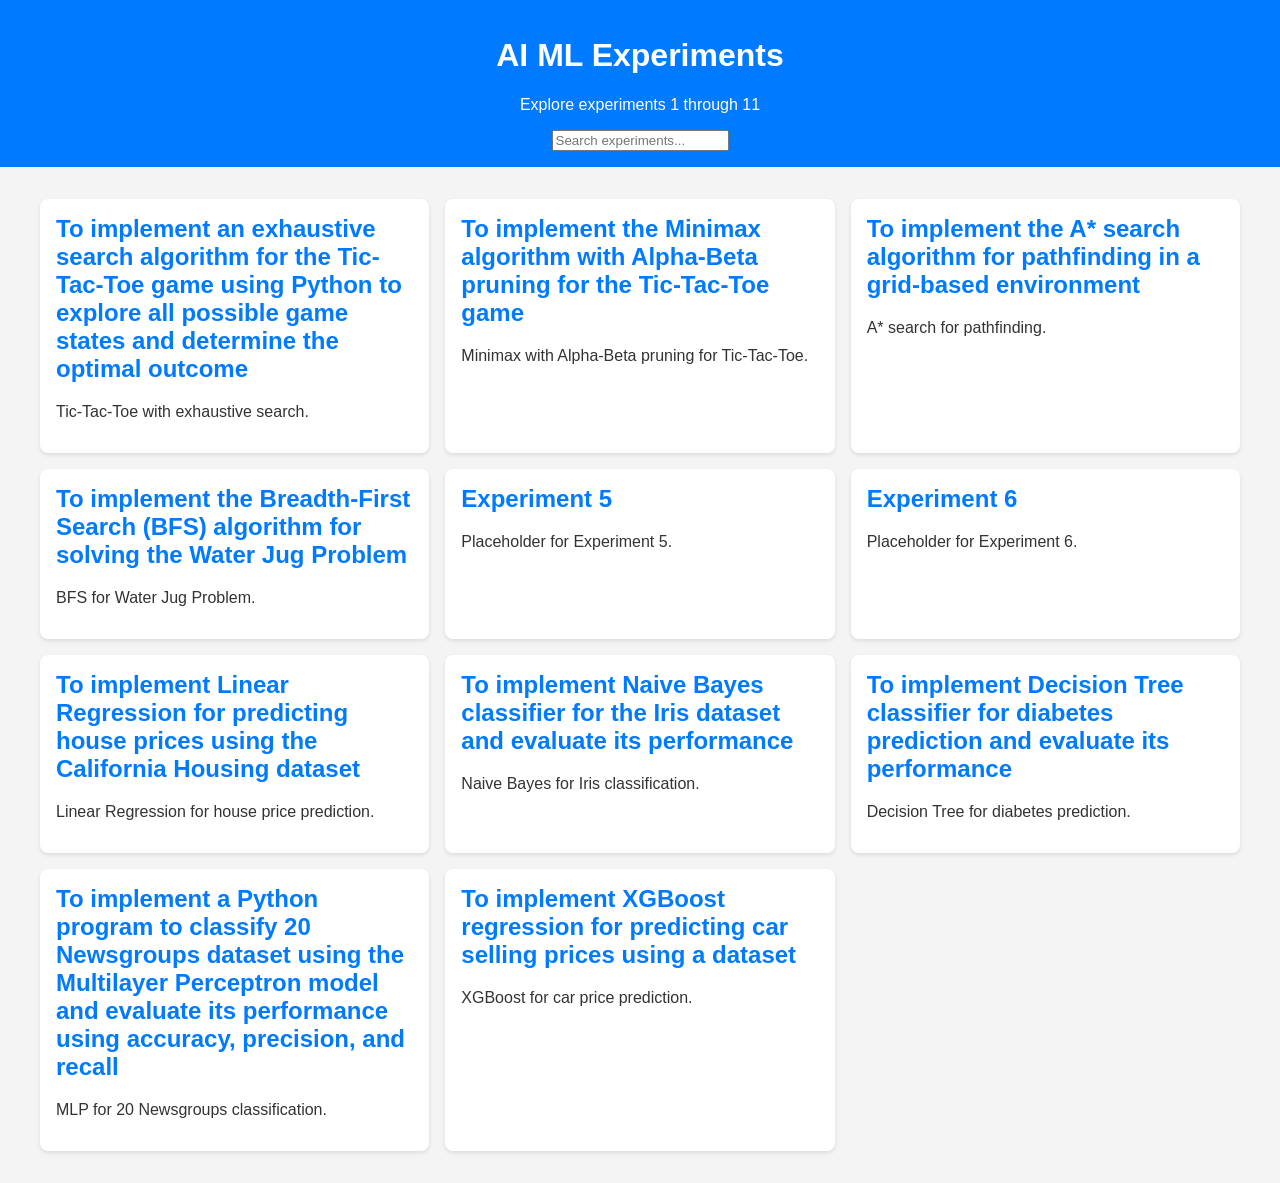
<file: index.html>
<!doctype html>
<html lang="en">
  <head>
    <meta charset="UTF-8" />
    <meta name="viewport" content="width=device-width, initial-scale=1.0" />
    <title>Experiments Collection</title>
    <link rel="stylesheet" href="style.css" />
  </head>
  <body>
    <header>
      <h1>AI ML Experiments</h1>
      <p>Explore experiments 1 through 11</p>
      <input type="text" id="search" placeholder="Search experiments..." />
    </header>
    <main>
      <div class="experiments-list">
        <div class="experiment-card">
          <h2>
            <a href="exp1.html"
              >To implement an exhaustive search algorithm for the Tic-Tac-Toe
              game using Python to explore all possible game states and
              determine the optimal outcome</a
            >
          </h2>
          <p>Tic-Tac-Toe with exhaustive search.</p>
        </div>
        <div class="experiment-card">
          <h2>
            <a href="exp2.html"
              >To implement the Minimax algorithm with Alpha-Beta pruning for
              the Tic-Tac-Toe game</a
            >
          </h2>
          <p>Minimax with Alpha-Beta pruning for Tic-Tac-Toe.</p>
        </div>
        <div class="experiment-card">
          <h2>
            <a href="exp3.html"
              >To implement the A* search algorithm for pathfinding in a
              grid-based environment</a
            >
          </h2>
          <p>A* search for pathfinding.</p>
        </div>
        <div class="experiment-card">
          <h2>
            <a href="exp4.html"
              >To implement the Breadth-First Search (BFS) algorithm for solving
              the Water Jug Problem</a
            >
          </h2>
          <p>BFS for Water Jug Problem.</p>
        </div>
        <div class="experiment-card">
          <h2><a href="exp5.html">Experiment 5</a></h2>
          <p>Placeholder for Experiment 5.</p>
        </div>
        <div class="experiment-card">
          <h2><a href="exp6.html">Experiment 6</a></h2>
          <p>Placeholder for Experiment 6.</p>
        </div>
        <div class="experiment-card">
          <h2>
            <a href="exp7.html"
              >To implement Linear Regression for predicting house prices using
              the California Housing dataset</a
            >
          </h2>
          <p>Linear Regression for house price prediction.</p>
        </div>
        <div class="experiment-card">
          <h2>
            <a href="exp8.html"
              >To implement Naive Bayes classifier for the Iris dataset and
              evaluate its performance</a
            >
          </h2>
          <p>Naive Bayes for Iris classification.</p>
        </div>
        <div class="experiment-card">
          <h2>
            <a href="exp9.html"
              >To implement Decision Tree classifier for diabetes prediction and
              evaluate its performance</a
            >
          </h2>
          <p>Decision Tree for diabetes prediction.</p>
        </div>
        <div class="experiment-card">
          <h2>
            <a href="exp10.html"
              >To implement a Python program to classify 20 Newsgroups dataset
              using the Multilayer Perceptron model and evaluate its performance
              using accuracy, precision, and recall</a
            >
          </h2>
          <p>MLP for 20 Newsgroups classification.</p>
        </div>
        <div class="experiment-card">
          <h2>
            <a href="exp11.html"
              >To implement XGBoost regression for predicting car selling prices
              using a dataset</a
            >
          </h2>
          <p>XGBoost for car price prediction.</p>
        </div>
      </div>
    </main>
    <script src="script.js"></script>
  </body>
</html>
</file>
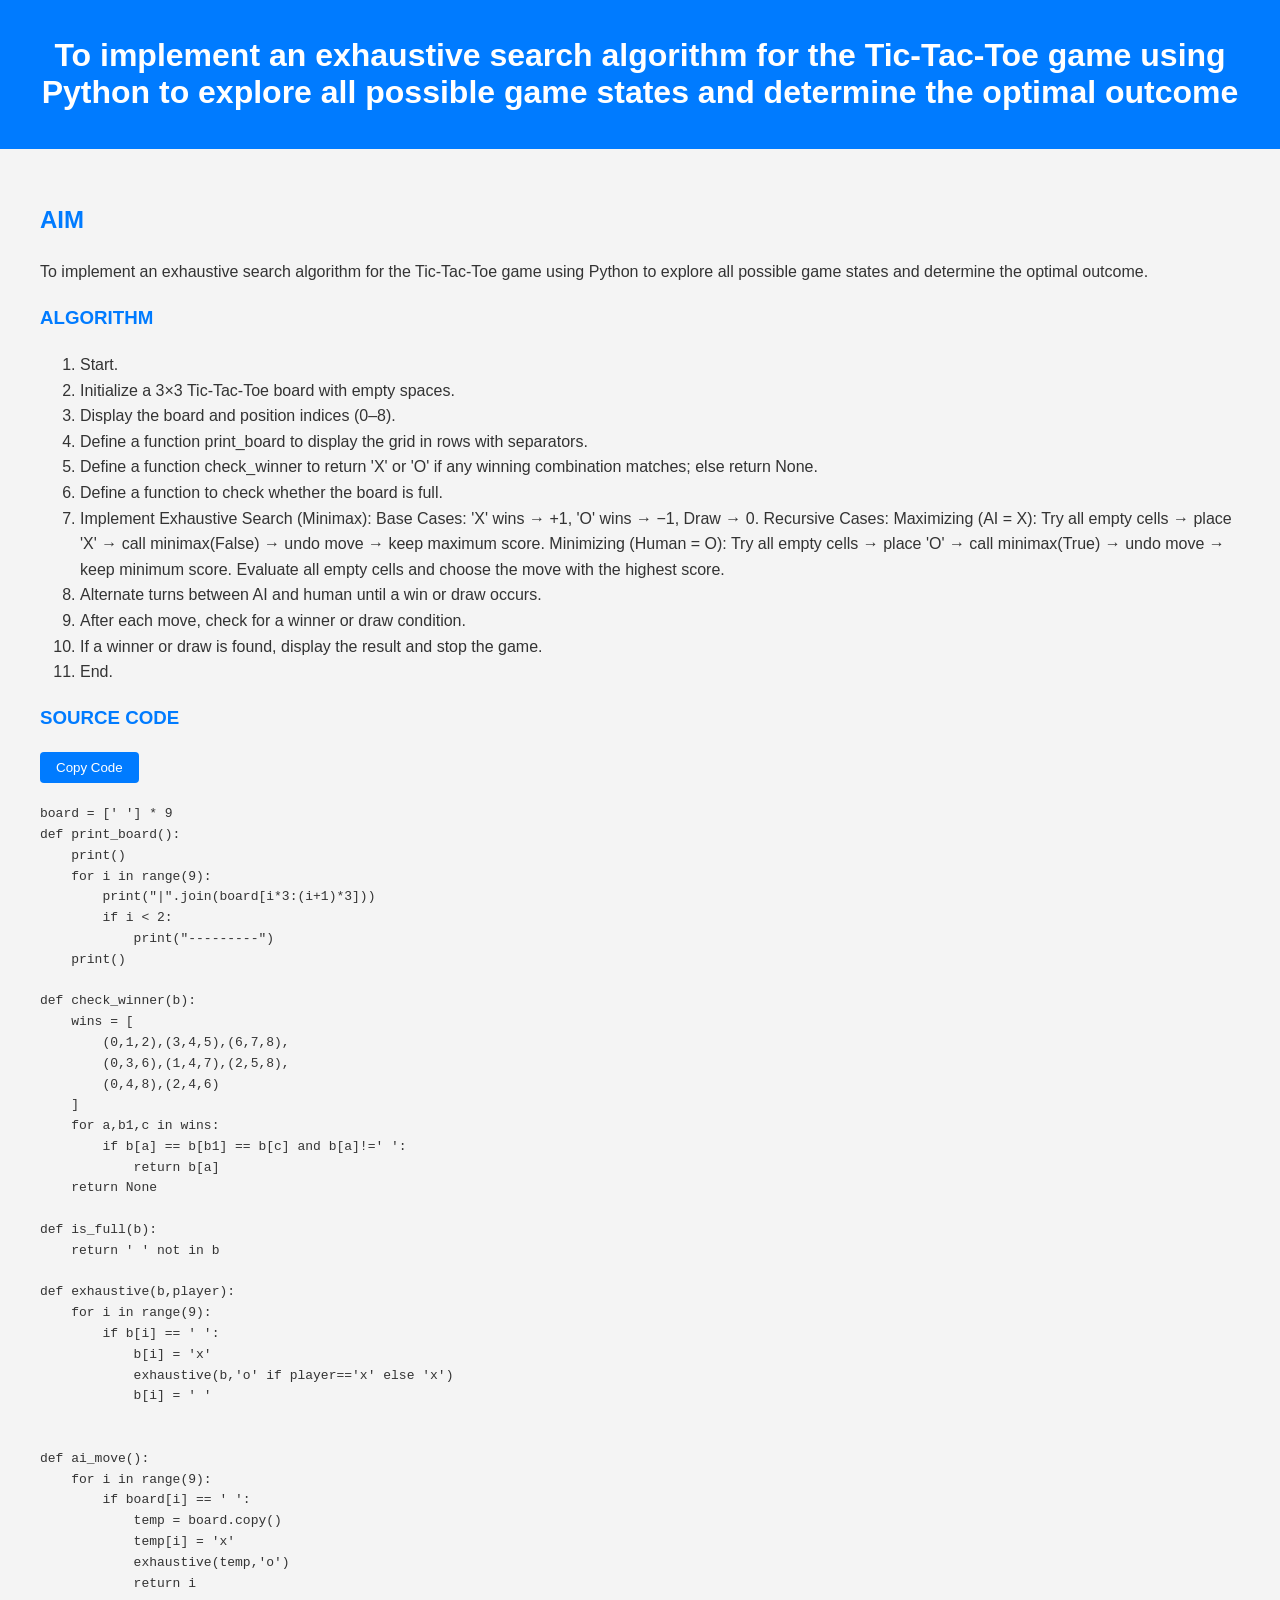
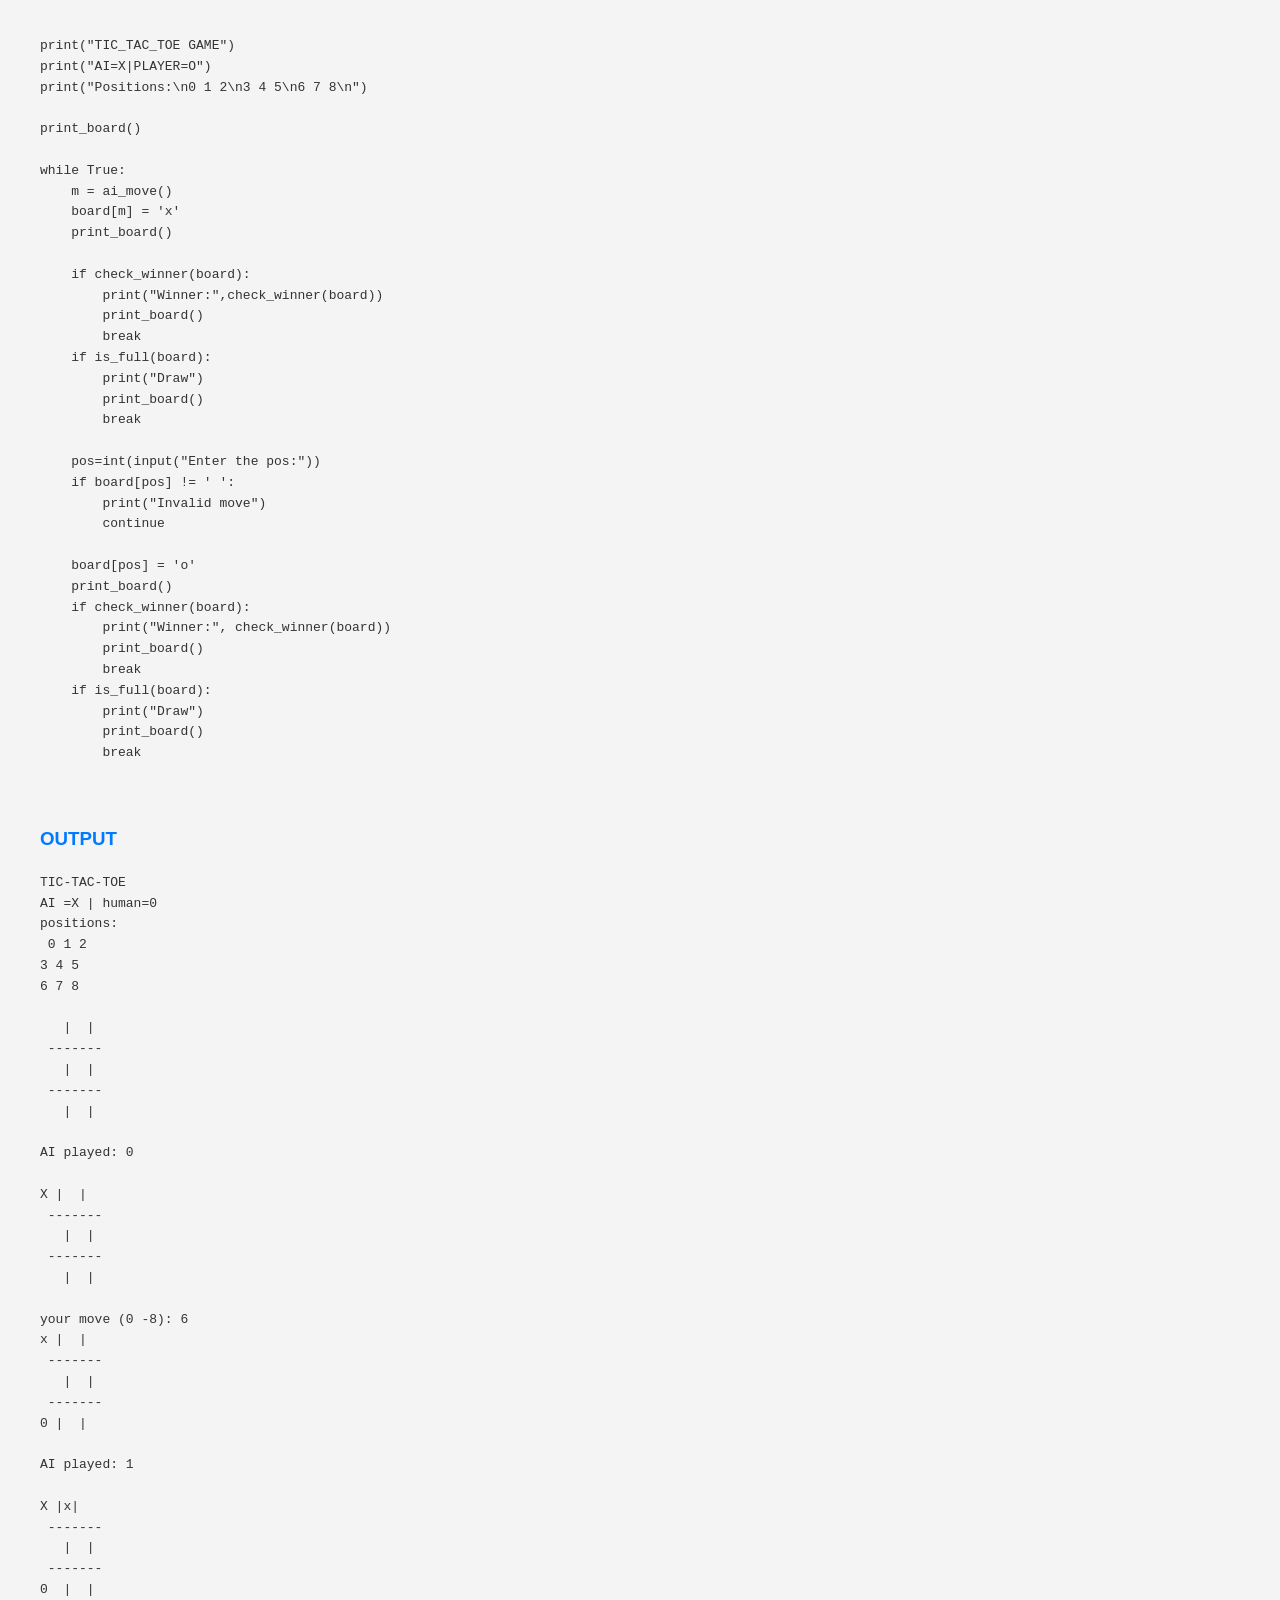
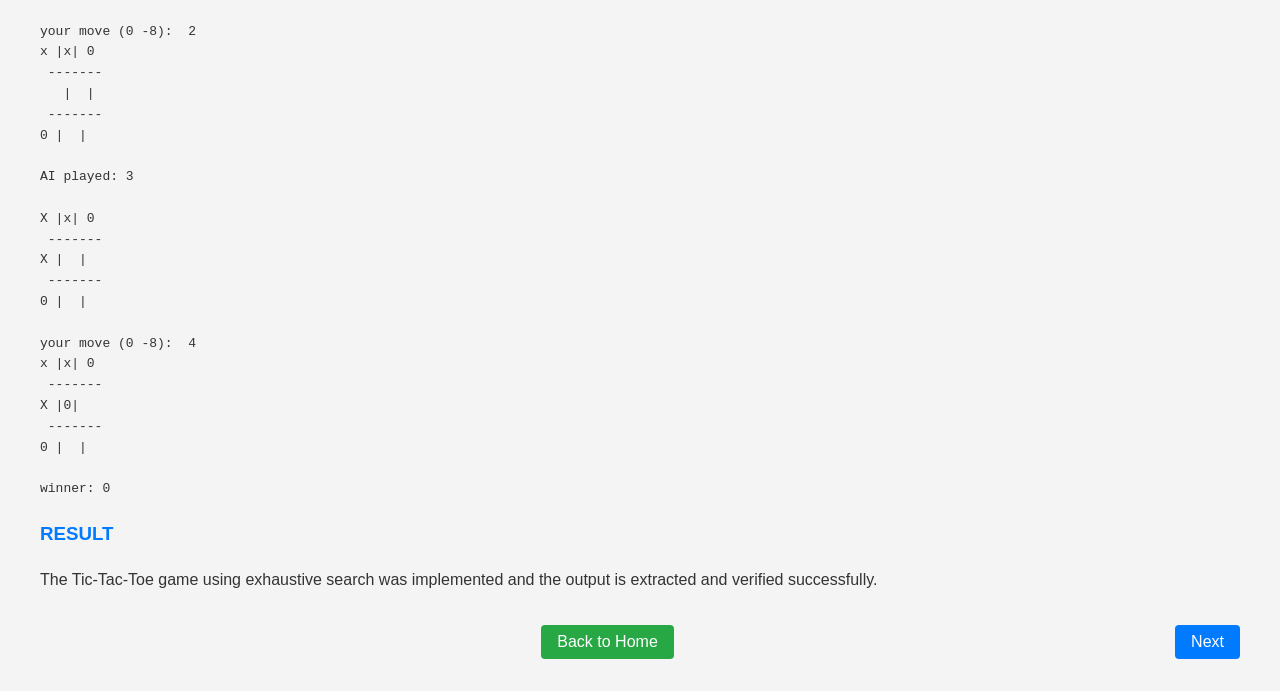
<file: exp1.html>
<!doctype html>
<html lang="en">
  <head>
    <meta charset="UTF-8" />
    <meta name="viewport" content="width=device-width, initial-scale=1.0" />
    <title>Experiment 1</title>
    <link rel="stylesheet" href="style.css" />
  </head>
  <body>
    <header>
      <h1>
        To implement an exhaustive search algorithm for the Tic-Tac-Toe game
        using Python to explore all possible game states and determine the
        optimal outcome
      </h1>
    </header>
    <main>
      <div class="experiment-content">
        <h2>AIM</h2>
        <p>
          To implement an exhaustive search algorithm for the Tic-Tac-Toe game
          using Python to explore all possible game states and determine the
          optimal outcome.
        </p>
        <h3>ALGORITHM</h3>
        <ol>
          <li>Start.</li>
          <li>Initialize a 3×3 Tic-Tac-Toe board with empty spaces.</li>
          <li>Display the board and position indices (0–8).</li>
          <li>
            Define a function print_board to display the grid in rows with
            separators.
          </li>
          <li>
            Define a function check_winner to return 'X' or 'O' if any winning
            combination matches; else return None.
          </li>
          <li>Define a function to check whether the board is full.</li>
          <li>
            Implement Exhaustive Search (Minimax): Base Cases: 'X' wins → +1,
            'O' wins → −1, Draw → 0. Recursive Cases: Maximizing (AI = X): Try
            all empty cells → place 'X' → call minimax(False) → undo move → keep
            maximum score. Minimizing (Human = O): Try all empty cells → place
            'O' → call minimax(True) → undo move → keep minimum score. Evaluate
            all empty cells and choose the move with the highest score.
          </li>
          <li>
            Alternate turns between AI and human until a win or draw occurs.
          </li>
          <li>After each move, check for a winner or draw condition.</li>
          <li>
            If a winner or draw is found, display the result and stop the game.
          </li>
          <li>End.</li>
        </ol>
        <h3>SOURCE CODE</h3>
        <button class="copy-btn" onclick="copyCode(this)">Copy Code</button>
        <pre><code>board = [' '] * 9
def print_board():
    print()
    for i in range(9):
        print("|".join(board[i*3:(i+1)*3]))
        if i < 2:
            print("---------")
    print()

def check_winner(b):
    wins = [
        (0,1,2),(3,4,5),(6,7,8),
        (0,3,6),(1,4,7),(2,5,8),
        (0,4,8),(2,4,6)
    ]
    for a,b1,c in wins:
        if b[a] == b[b1] == b[c] and b[a]!=' ':
            return b[a]
    return None

def is_full(b):
    return ' ' not in b

def exhaustive(b,player):
    for i in range(9):
        if b[i] == ' ':
            b[i] = 'x'
            exhaustive(b,'o' if player=='x' else 'x')
            b[i] = ' '


def ai_move():
    for i in range(9):
        if board[i] == ' ':
            temp = board.copy()
            temp[i] = 'x'
            exhaustive(temp,'o')
            return i


print("TIC_TAC_TOE GAME")
print("AI=X|PLAYER=O")
print("Positions:\n0 1 2\n3 4 5\n6 7 8\n")

print_board()

while True:
    m = ai_move()
    board[m] = 'x'
    print_board()

    if check_winner(board):
        print("Winner:",check_winner(board))
        print_board()
        break
    if is_full(board):
        print("Draw")
        print_board()
        break

    pos=int(input("Enter the pos:"))
    if board[pos] != ' ':
        print("Invalid move")
        continue

    board[pos] = 'o'
    print_board()
    if check_winner(board):
        print("Winner:", check_winner(board))
        print_board()
        break
    if is_full(board):
        print("Draw")
        print_board()
        break


</code></pre>
        <h3>OUTPUT</h3>
        <pre>
TIC-TAC-TOE
AI =X | human=0
positions:
 0 1 2
3 4 5
6 7 8

   |  |
 -------
   |  |
 -------
   |  |

AI played: 0

X |  |
 -------
   |  |
 -------
   |  |

your move (0 -8): 6
x |  |
 -------
   |  |
 -------
0 |  |

AI played: 1

X |x|
 -------
   |  |
 -------
0  |  |

your move (0 -8):  2
x |x| 0
 -------
   |  |
 -------
0 |  |

AI played: 3

X |x| 0
 -------
X |  |
 -------
0 |  |

your move (0 -8):  4
x |x| 0
 -------
X |0|
 -------
0 |  |

winner: 0</pre
        >
        <h3>RESULT</h3>
        <p>
          The Tic-Tac-Toe game using exhaustive search was implemented and the
          output is extracted and verified successfully.
        </p>
      </div>
      <nav class="navigation">
        <span></span>
        <a href="index.html" class="back-button">Back to Home</a>
        <a href="exp2.html">Next</a>
      </nav>
    </main>
  </body>
</html>
</file>
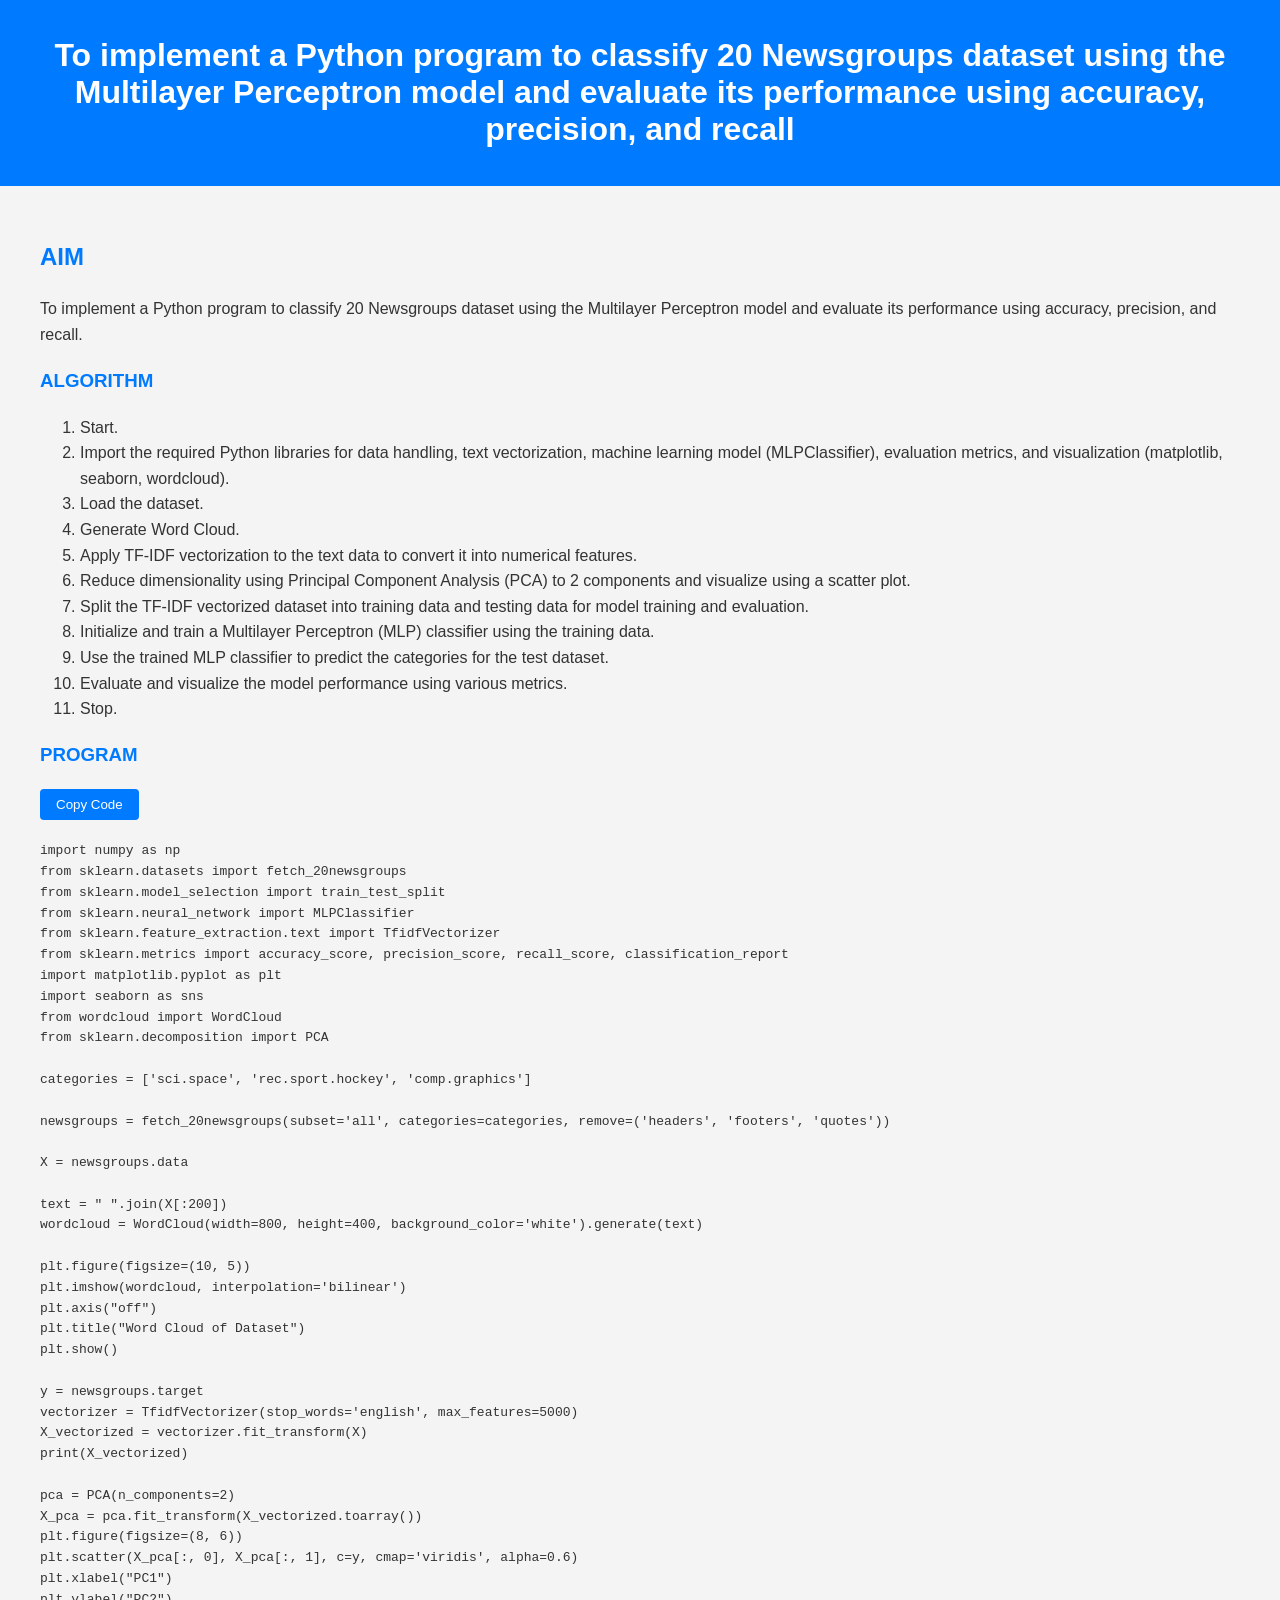
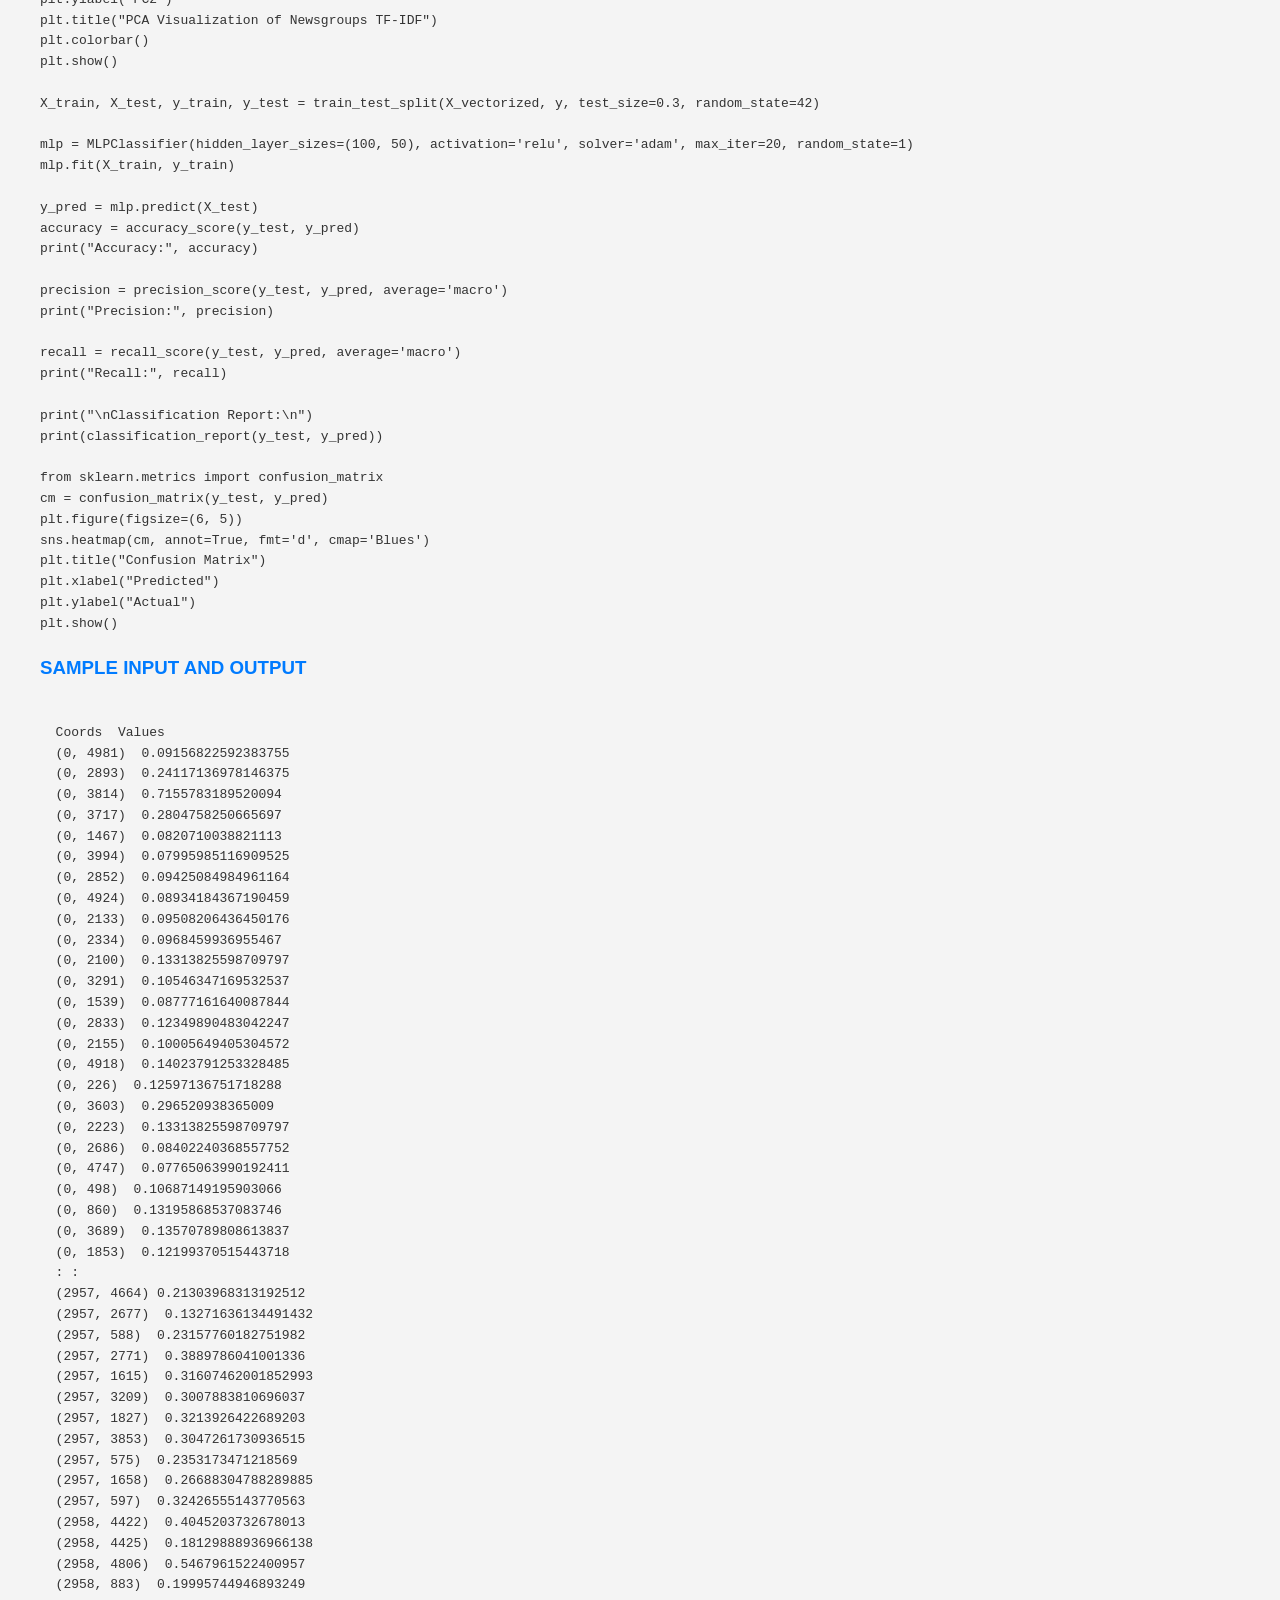
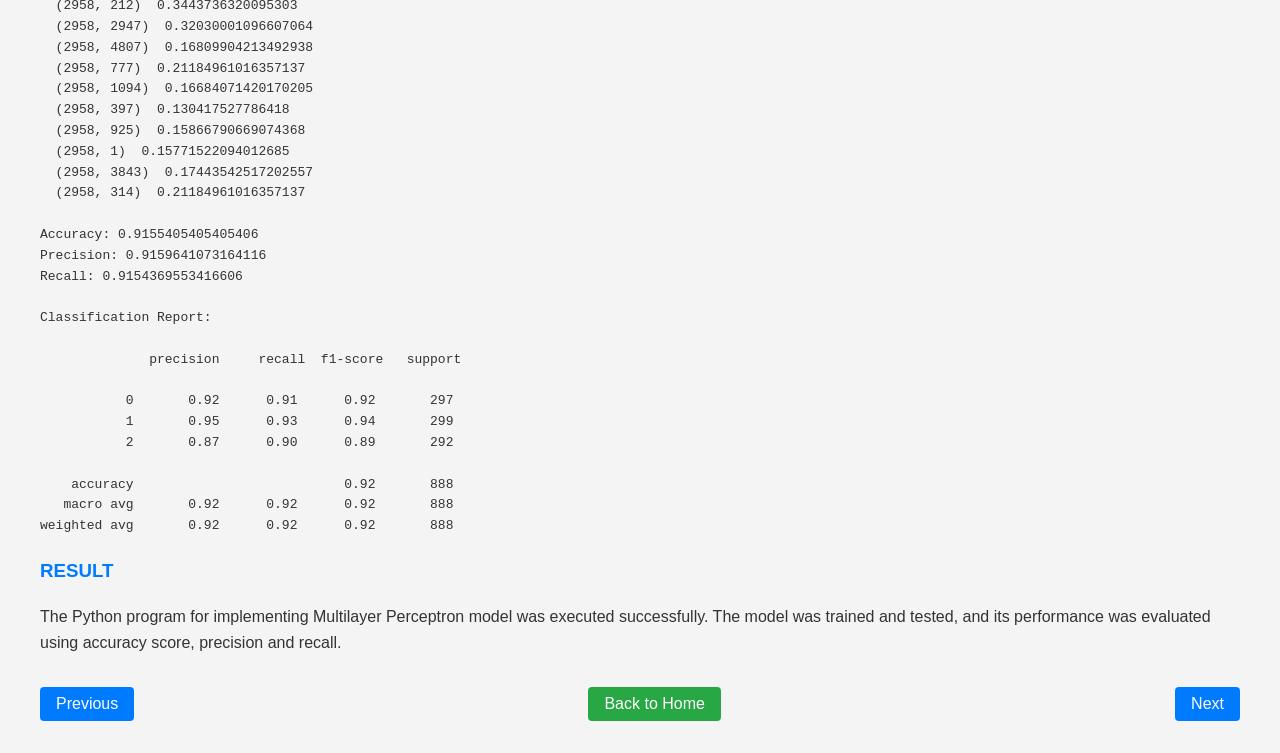
<file: exp10.html>
<!doctype html>
<html lang="en">
  <head>
    <meta charset="UTF-8" />
    <meta name="viewport" content="width=device-width, initial-scale=1.0" />
    <title>To implement a Python program to classify 20 Newsgroups dataset using the Multilayer Perceptron model and evaluate its performance using accuracy, precision, and recall</title>
    <link rel="stylesheet" href="style.css" />
  </head>
  <body>
    <header>
      <h1>To implement a Python program to classify 20 Newsgroups dataset using the Multilayer Perceptron model and evaluate its performance using accuracy, precision, and recall</h1>
    </header>
    <main>
      <div class="experiment-content">
        <h2>AIM</h2>
        <p>To implement a Python program to classify 20 Newsgroups dataset using the Multilayer Perceptron model and evaluate its performance using accuracy, precision, and recall.</p>
        <h3>ALGORITHM</h3>
        <ol>
          <li>Start.</li>
          <li>Import the required Python libraries for data handling, text vectorization, machine learning model (MLPClassifier), evaluation metrics, and visualization (matplotlib, seaborn, wordcloud).</li>
          <li>Load the dataset.</li>
          <li>Generate Word Cloud.</li>
          <li>Apply TF-IDF vectorization to the text data to convert it into numerical features.</li>
          <li>Reduce dimensionality using Principal Component Analysis (PCA) to 2 components and visualize using a scatter plot.</li>
          <li>Split the TF-IDF vectorized dataset into training data and testing data for model training and evaluation.</li>
          <li>Initialize and train a Multilayer Perceptron (MLP) classifier using the training data.</li>
          <li>Use the trained MLP classifier to predict the categories for the test dataset.</li>
          <li>Evaluate and visualize the model performance using various metrics.</li>
          <li>Stop.</li>
        </ol>
        <h3>PROGRAM</h3>
        <button class="copy-btn" onclick="copyCode(this)">Copy Code</button>
        <pre><code>import numpy as np
from sklearn.datasets import fetch_20newsgroups
from sklearn.model_selection import train_test_split
from sklearn.neural_network import MLPClassifier
from sklearn.feature_extraction.text import TfidfVectorizer
from sklearn.metrics import accuracy_score, precision_score, recall_score, classification_report
import matplotlib.pyplot as plt
import seaborn as sns
from wordcloud import WordCloud
from sklearn.decomposition import PCA

categories = ['sci.space', 'rec.sport.hockey', 'comp.graphics']

newsgroups = fetch_20newsgroups(subset='all', categories=categories, remove=('headers', 'footers', 'quotes'))

X = newsgroups.data

text = " ".join(X[:200])
wordcloud = WordCloud(width=800, height=400, background_color='white').generate(text)

plt.figure(figsize=(10, 5))
plt.imshow(wordcloud, interpolation='bilinear')
plt.axis("off")
plt.title("Word Cloud of Dataset")
plt.show()

y = newsgroups.target
vectorizer = TfidfVectorizer(stop_words='english', max_features=5000)
X_vectorized = vectorizer.fit_transform(X)
print(X_vectorized)

pca = PCA(n_components=2)
X_pca = pca.fit_transform(X_vectorized.toarray())
plt.figure(figsize=(8, 6))
plt.scatter(X_pca[:, 0], X_pca[:, 1], c=y, cmap='viridis', alpha=0.6)
plt.xlabel("PC1")
plt.ylabel("PC2")
plt.title("PCA Visualization of Newsgroups TF-IDF")
plt.colorbar()
plt.show()

X_train, X_test, y_train, y_test = train_test_split(X_vectorized, y, test_size=0.3, random_state=42)

mlp = MLPClassifier(hidden_layer_sizes=(100, 50), activation='relu', solver='adam', max_iter=20, random_state=1)
mlp.fit(X_train, y_train)

y_pred = mlp.predict(X_test)
accuracy = accuracy_score(y_test, y_pred)
print("Accuracy:", accuracy)

precision = precision_score(y_test, y_pred, average='macro')
print("Precision:", precision)

recall = recall_score(y_test, y_pred, average='macro')
print("Recall:", recall)

print("\nClassification Report:\n")
print(classification_report(y_test, y_pred))

from sklearn.metrics import confusion_matrix
cm = confusion_matrix(y_test, y_pred)
plt.figure(figsize=(6, 5))
sns.heatmap(cm, annot=True, fmt='d', cmap='Blues')
plt.title("Confusion Matrix")
plt.xlabel("Predicted")
plt.ylabel("Actual")
plt.show()</code></pre>
        <h3>SAMPLE INPUT AND OUTPUT</h3>
        <pre><Compressed Sparse Row sparse matrix of dtype 'float64'
 with 143276 stored elements and shape (2959, 5000)>
  Coords  Values
  (0, 4981)  0.09156822592383755
  (0, 2893)  0.24117136978146375
  (0, 3814)  0.7155783189520094
  (0, 3717)  0.2804758250665697
  (0, 1467)  0.0820710038821113
  (0, 3994)  0.07995985116909525
  (0, 2852)  0.09425084984961164
  (0, 4924)  0.08934184367190459
  (0, 2133)  0.09508206436450176
  (0, 2334)  0.0968459936955467
  (0, 2100)  0.13313825598709797
  (0, 3291)  0.10546347169532537
  (0, 1539)  0.08777161640087844
  (0, 2833)  0.12349890483042247
  (0, 2155)  0.10005649405304572
  (0, 4918)  0.14023791253328485
  (0, 226)  0.12597136751718288
  (0, 3603)  0.296520938365009
  (0, 2223)  0.13313825598709797
  (0, 2686)  0.08402240368557752
  (0, 4747)  0.07765063990192411
  (0, 498)  0.10687149195903066
  (0, 860)  0.13195868537083746
  (0, 3689)  0.13570789808613837
  (0, 1853)  0.12199370515443718
  : :
  (2957, 4664) 0.21303968313192512
  (2957, 2677)  0.13271636134491432
  (2957, 588)  0.23157760182751982
  (2957, 2771)  0.3889786041001336
  (2957, 1615)  0.31607462001852993
  (2957, 3209)  0.3007883810696037
  (2957, 1827)  0.3213926422689203
  (2957, 3853)  0.3047261730936515
  (2957, 575)  0.2353173471218569
  (2957, 1658)  0.26688304788289885
  (2957, 597)  0.32426555143770563
  (2958, 4422)  0.4045203732678013
  (2958, 4425)  0.18129888936966138
  (2958, 4806)  0.5467961522400957
  (2958, 883)  0.19995744946893249
  (2958, 212)  0.3443736320095303
  (2958, 2947)  0.32030001096607064
  (2958, 4807)  0.16809904213492938
  (2958, 777)  0.21184961016357137
  (2958, 1094)  0.16684071420170205
  (2958, 397)  0.130417527786418
  (2958, 925)  0.15866790669074368
  (2958, 1)  0.15771522094012685
  (2958, 3843)  0.17443542517202557
  (2958, 314)  0.21184961016357137

Accuracy: 0.9155405405405406
Precision: 0.9159641073164116
Recall: 0.9154369553416606

Classification Report:

              precision     recall  f1-score   support

           0       0.92      0.91      0.92       297
           1       0.95      0.93      0.94       299
           2       0.87      0.90      0.89       292

    accuracy                           0.92       888
   macro avg       0.92      0.92      0.92       888
weighted avg       0.92      0.92      0.92       888</pre>
        <h3>RESULT</h3>
        <p>The Python program for implementing Multilayer Perceptron model was executed successfully. The model was trained and tested, and its performance was evaluated using accuracy score, precision and recall.</p>
      </div>
      <nav class="navigation">
        <a href="exp9.html">Previous</a>
        <a href="index.html" class="back-button">Back to Home</a>
        <a href="exp11.html">Next</a>
      </nav>
    </main>
  </body>
</html>
</file>
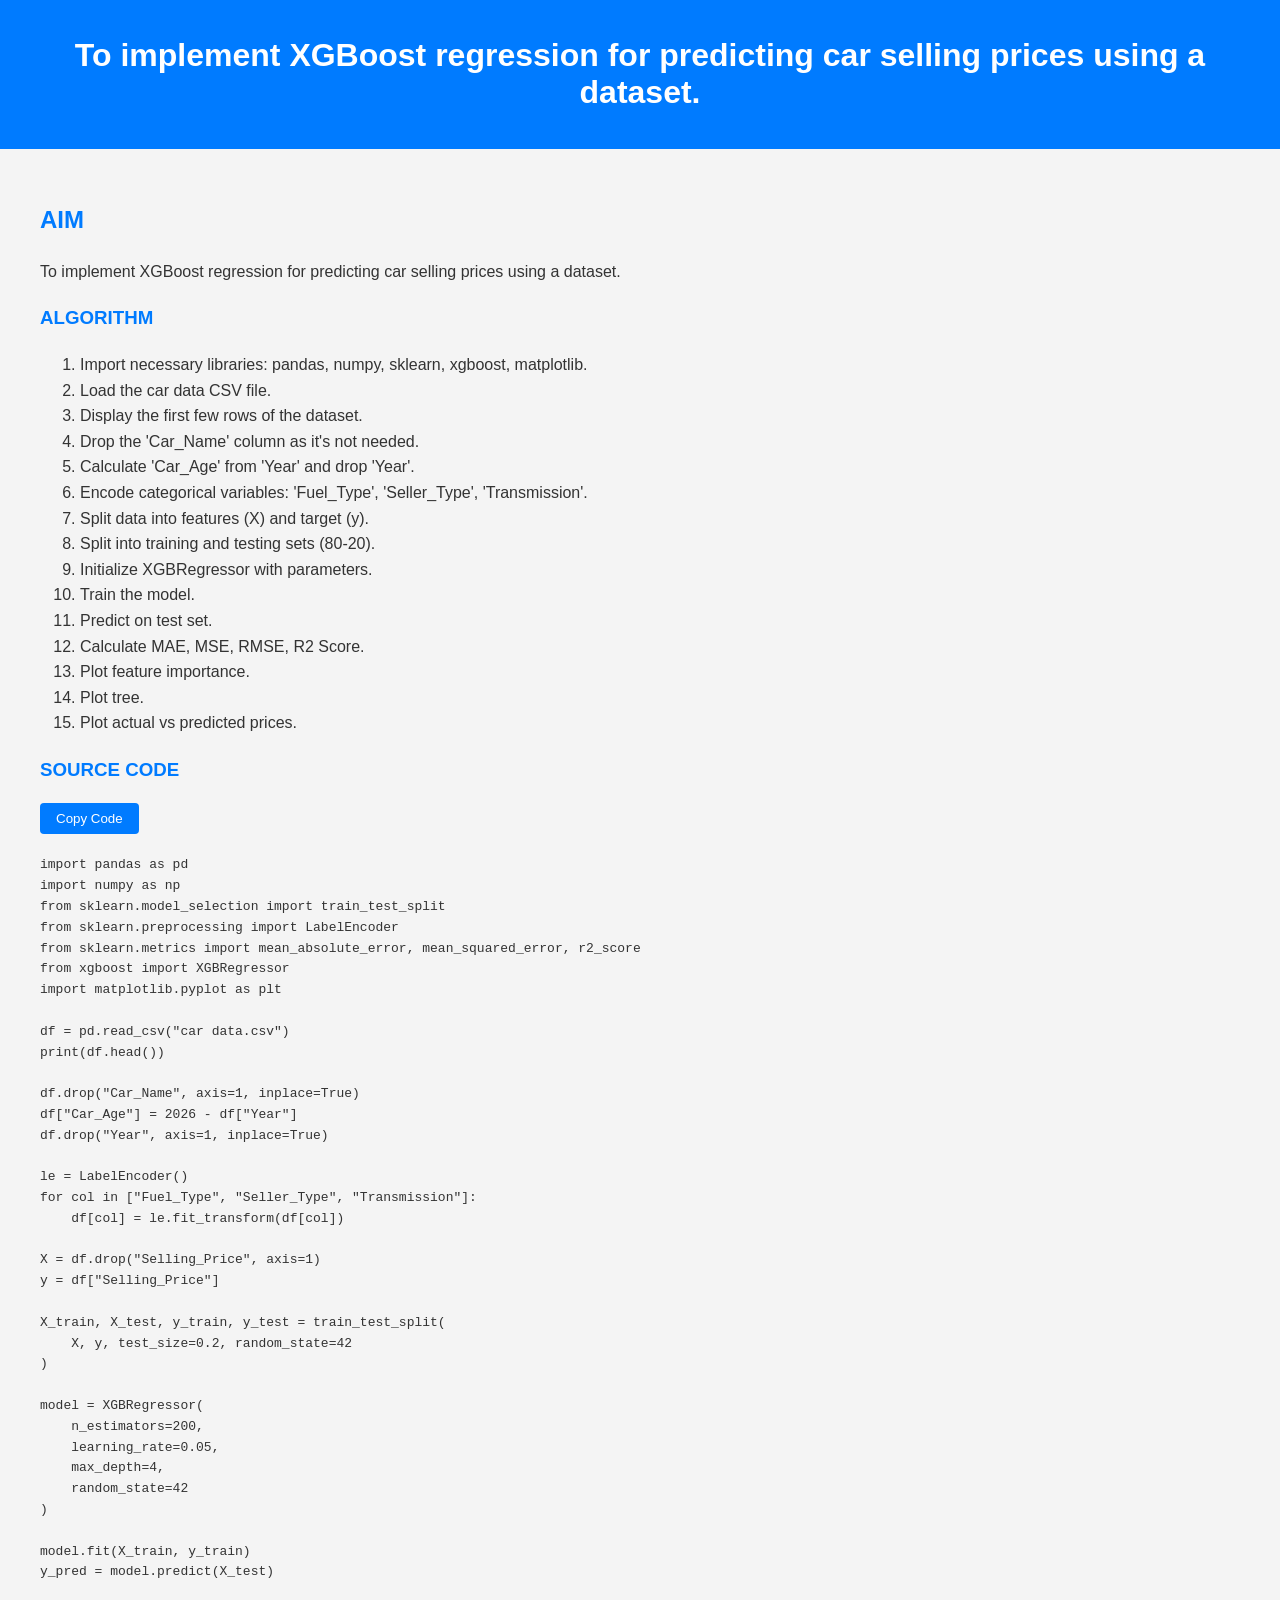
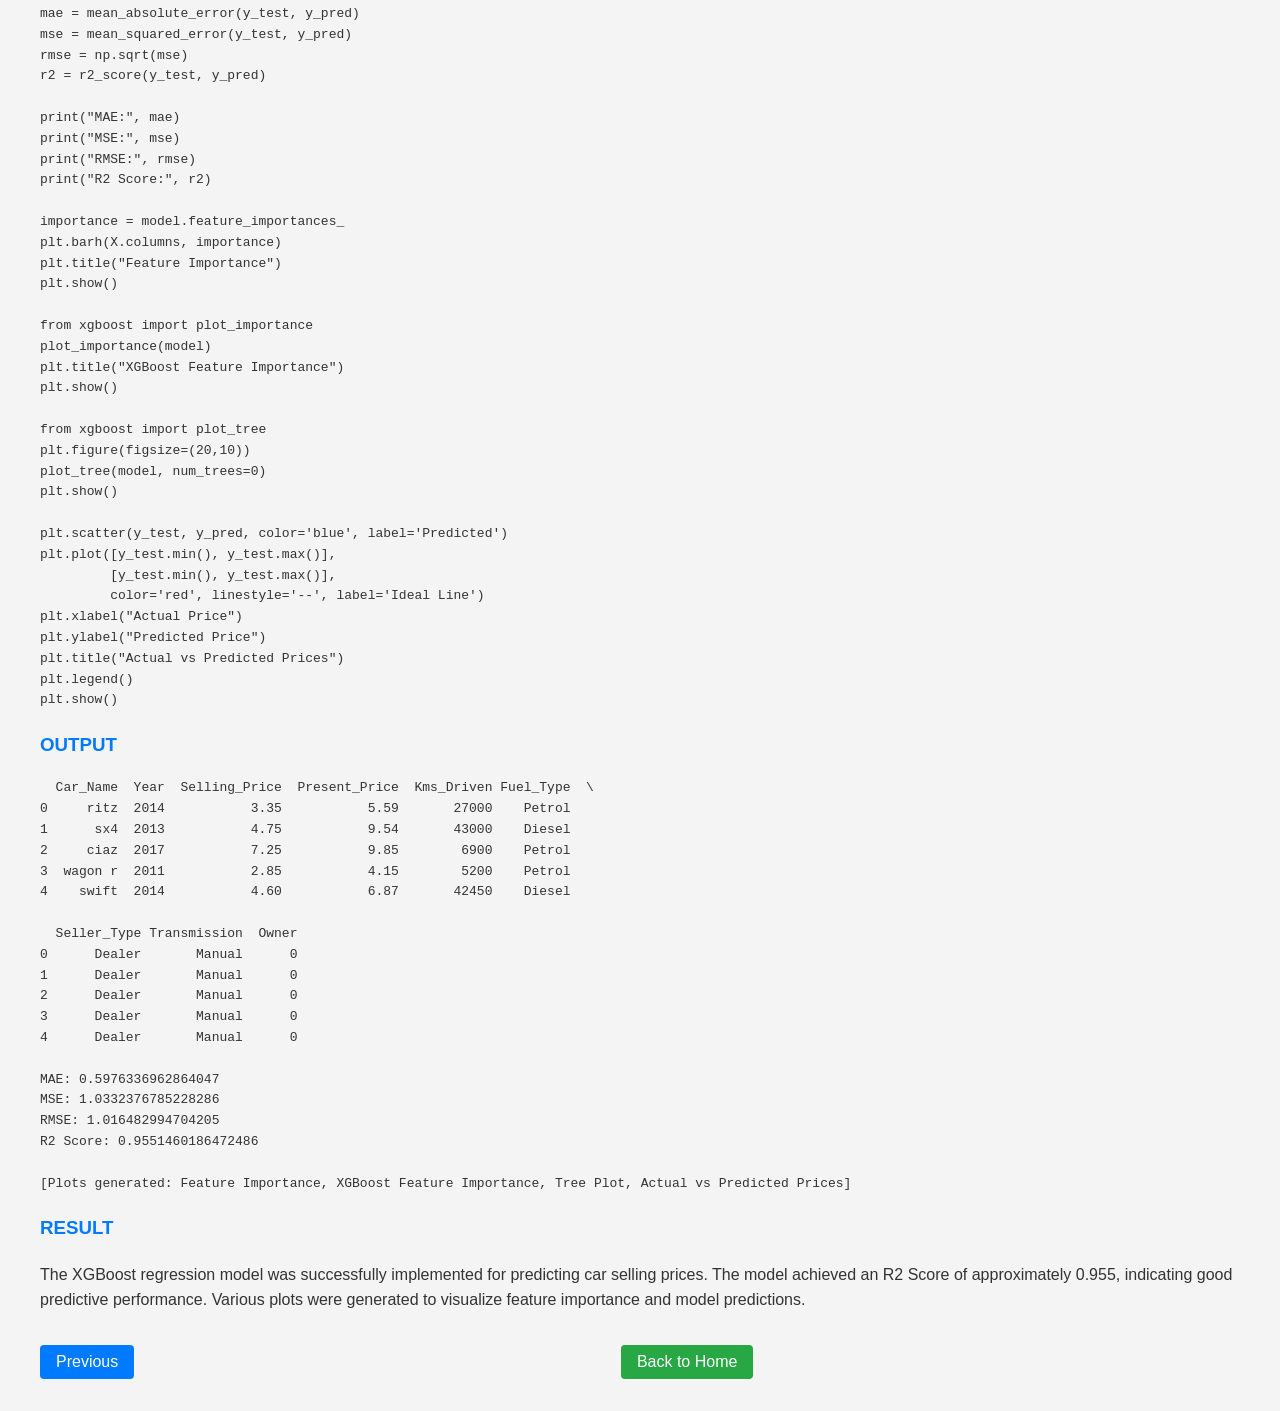
<file: exp11.html>
<!doctype html>
<html lang="en">
  <head>
    <meta charset="UTF-8" />
    <meta name="viewport" content="width=device-width, initial-scale=1.0" />
    <title>
      To implement XGBoost regression for predicting car selling prices using a
      dataset.
    </title>
    <link rel="stylesheet" href="style.css" />
  </head>
  <body>
    <header>
      <h1>
        To implement XGBoost regression for predicting car selling prices using
        a dataset.
      </h1>
    </header>
    <main>
      <div class="experiment-content">
        <h2>AIM</h2>
        <p>
          To implement XGBoost regression for predicting car selling prices
          using a dataset.
        </p>
        <h3>ALGORITHM</h3>
        <ol>
          <li>
            Import necessary libraries: pandas, numpy, sklearn, xgboost,
            matplotlib.
          </li>
          <li>Load the car data CSV file.</li>
          <li>Display the first few rows of the dataset.</li>
          <li>Drop the 'Car_Name' column as it's not needed.</li>
          <li>Calculate 'Car_Age' from 'Year' and drop 'Year'.</li>
          <li>
            Encode categorical variables: 'Fuel_Type', 'Seller_Type',
            'Transmission'.
          </li>
          <li>Split data into features (X) and target (y).</li>
          <li>Split into training and testing sets (80-20).</li>
          <li>Initialize XGBRegressor with parameters.</li>
          <li>Train the model.</li>
          <li>Predict on test set.</li>
          <li>Calculate MAE, MSE, RMSE, R2 Score.</li>
          <li>Plot feature importance.</li>
          <li>Plot tree.</li>
          <li>Plot actual vs predicted prices.</li>
        </ol>
        <h3>SOURCE CODE</h3>
        <button class="copy-btn" onclick="copyCode(this)">Copy Code</button>
        <pre><code>import pandas as pd
import numpy as np
from sklearn.model_selection import train_test_split
from sklearn.preprocessing import LabelEncoder
from sklearn.metrics import mean_absolute_error, mean_squared_error, r2_score
from xgboost import XGBRegressor
import matplotlib.pyplot as plt

df = pd.read_csv("car data.csv")
print(df.head())

df.drop("Car_Name", axis=1, inplace=True)
df["Car_Age"] = 2026 - df["Year"]
df.drop("Year", axis=1, inplace=True)

le = LabelEncoder()
for col in ["Fuel_Type", "Seller_Type", "Transmission"]:
    df[col] = le.fit_transform(df[col])

X = df.drop("Selling_Price", axis=1)
y = df["Selling_Price"]

X_train, X_test, y_train, y_test = train_test_split(
    X, y, test_size=0.2, random_state=42
)

model = XGBRegressor(
    n_estimators=200,
    learning_rate=0.05,
    max_depth=4,
    random_state=42
)

model.fit(X_train, y_train)
y_pred = model.predict(X_test)

mae = mean_absolute_error(y_test, y_pred)
mse = mean_squared_error(y_test, y_pred)
rmse = np.sqrt(mse)
r2 = r2_score(y_test, y_pred)

print("MAE:", mae)
print("MSE:", mse)
print("RMSE:", rmse)
print("R2 Score:", r2)

importance = model.feature_importances_
plt.barh(X.columns, importance)
plt.title("Feature Importance")
plt.show()

from xgboost import plot_importance
plot_importance(model)
plt.title("XGBoost Feature Importance")
plt.show()

from xgboost import plot_tree
plt.figure(figsize=(20,10))
plot_tree(model, num_trees=0)
plt.show()

plt.scatter(y_test, y_pred, color='blue', label='Predicted')
plt.plot([y_test.min(), y_test.max()],
         [y_test.min(), y_test.max()],
         color='red', linestyle='--', label='Ideal Line')
plt.xlabel("Actual Price")
plt.ylabel("Predicted Price")
plt.title("Actual vs Predicted Prices")
plt.legend()
plt.show()</code></pre>
        <h3>OUTPUT</h3>
        <pre>
  Car_Name  Year  Selling_Price  Present_Price  Kms_Driven Fuel_Type  \
0     ritz  2014           3.35           5.59       27000    Petrol   
1      sx4  2013           4.75           9.54       43000    Diesel   
2     ciaz  2017           7.25           9.85        6900    Petrol   
3  wagon r  2011           2.85           4.15        5200    Petrol   
4    swift  2014           4.60           6.87       42450    Diesel   

  Seller_Type Transmission  Owner  
0      Dealer       Manual      0  
1      Dealer       Manual      0  
2      Dealer       Manual      0  
3      Dealer       Manual      0  
4      Dealer       Manual      0  

MAE: 0.5976336962864047
MSE: 1.0332376785228286
RMSE: 1.016482994704205
R2 Score: 0.9551460186472486

[Plots generated: Feature Importance, XGBoost Feature Importance, Tree Plot, Actual vs Predicted Prices]</pre
        >
        <h3>RESULT</h3>
        <p>
          The XGBoost regression model was successfully implemented for
          predicting car selling prices. The model achieved an R2 Score of
          approximately 0.955, indicating good predictive performance. Various
          plots were generated to visualize feature importance and model
          predictions.
        </p>
      </div>
      <nav class="navigation">
        <a href="exp10.html">Previous</a>
        <a href="index.html" class="back-button">Back to Home</a>
        <span></span>
      </nav>
    </main>
    <script src="script.js"></script>
  </body>
</html>
</file>
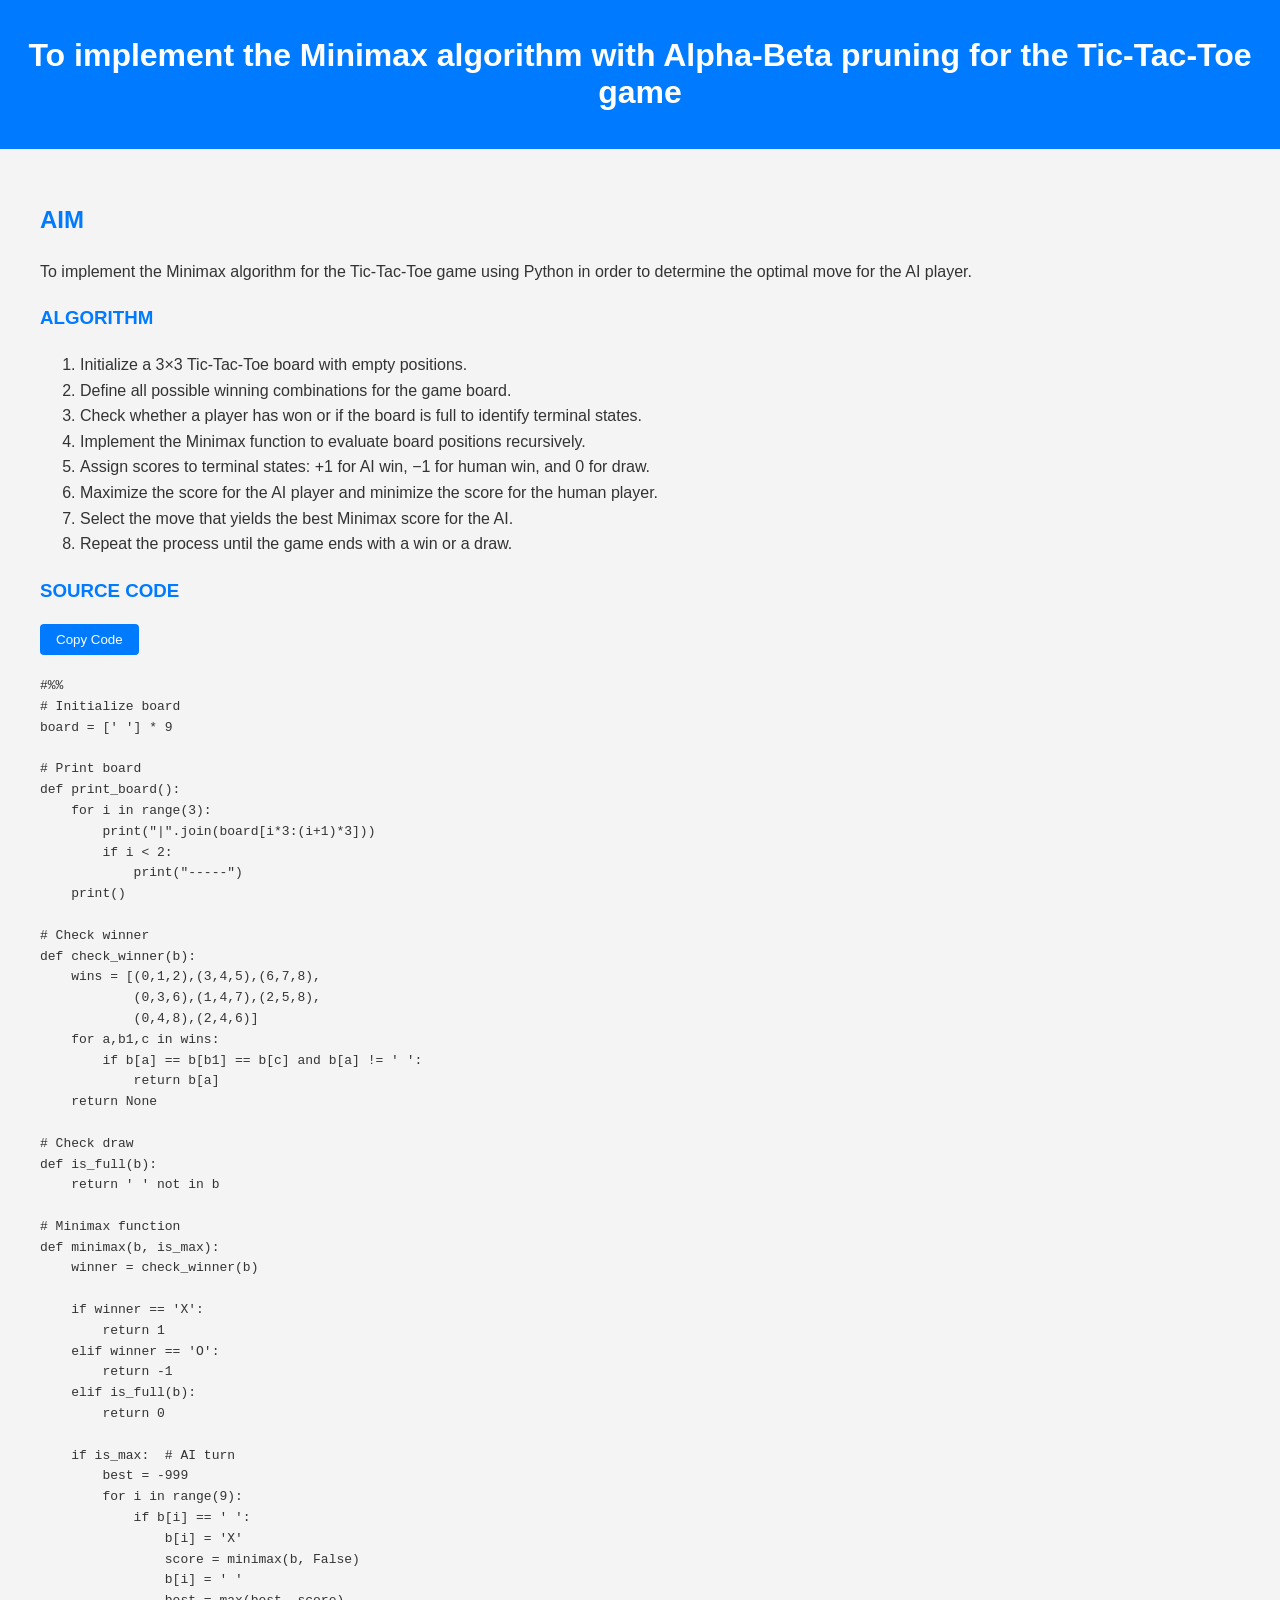
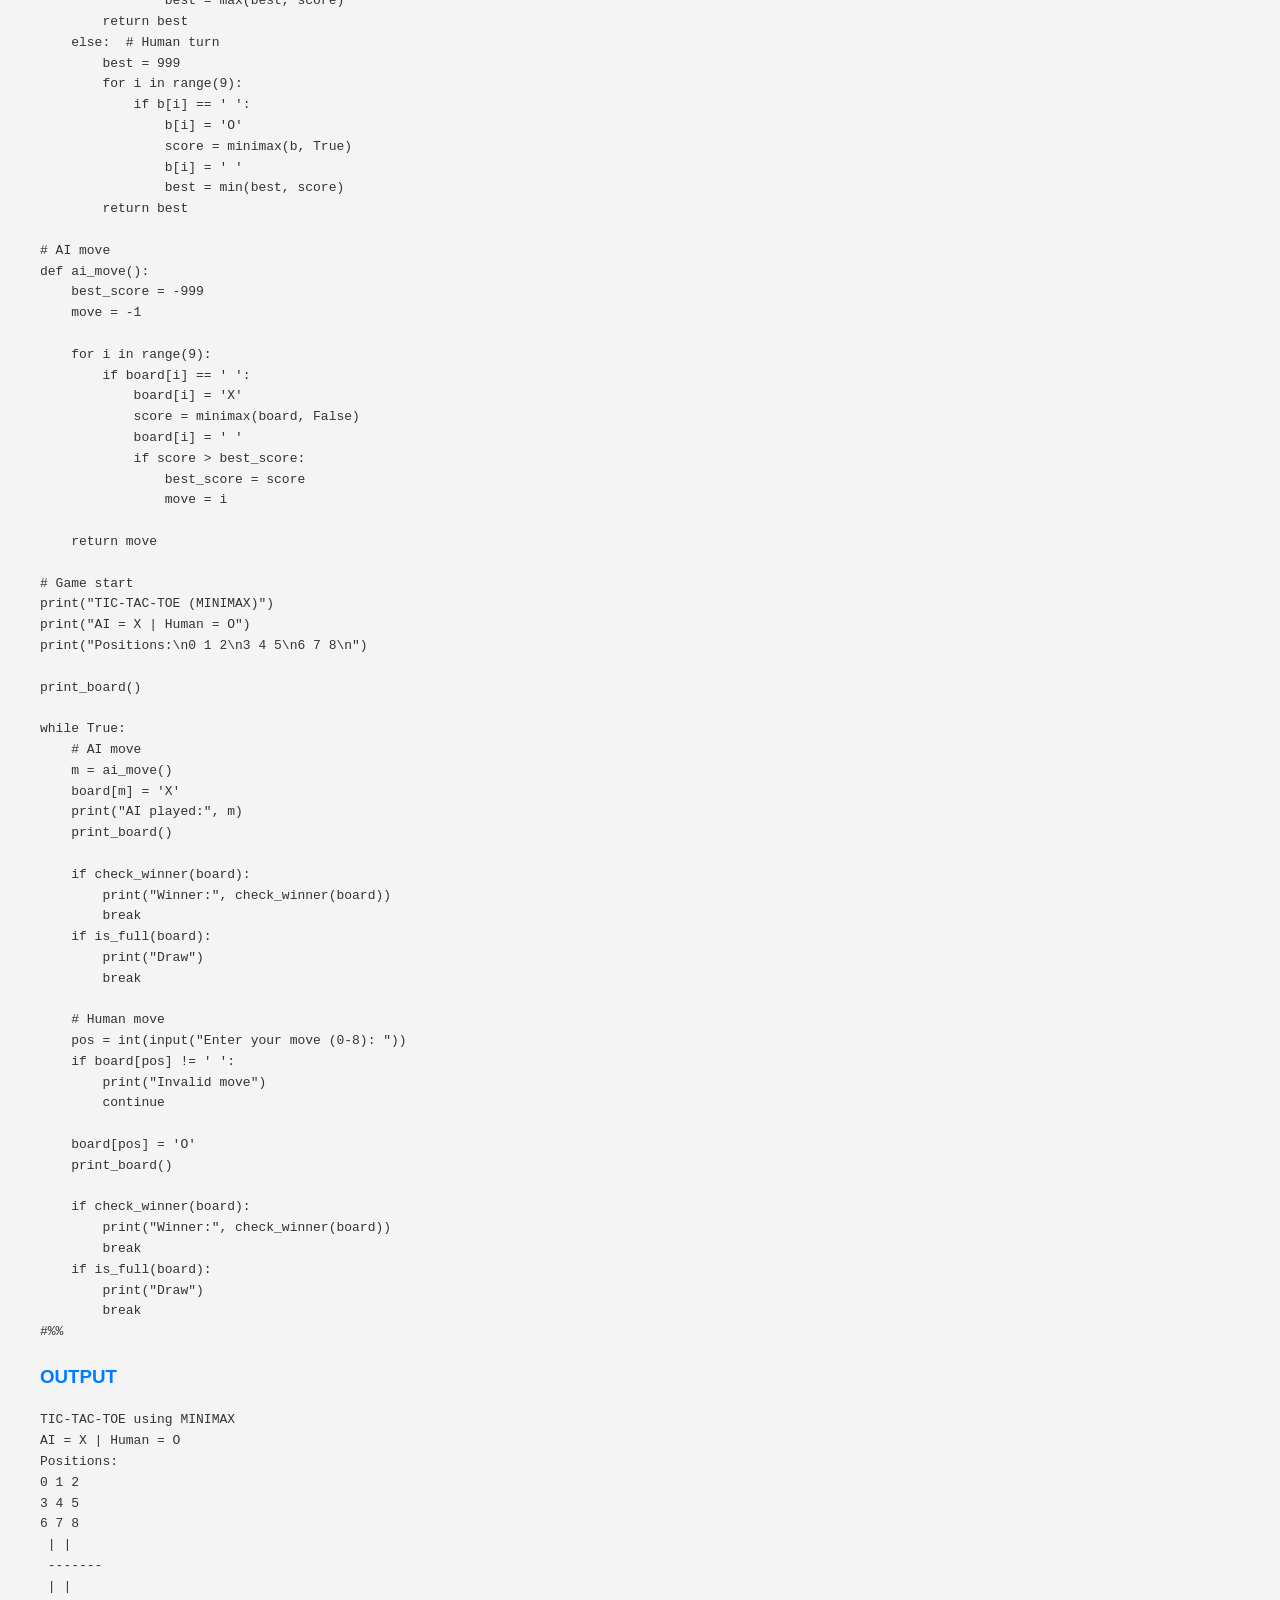
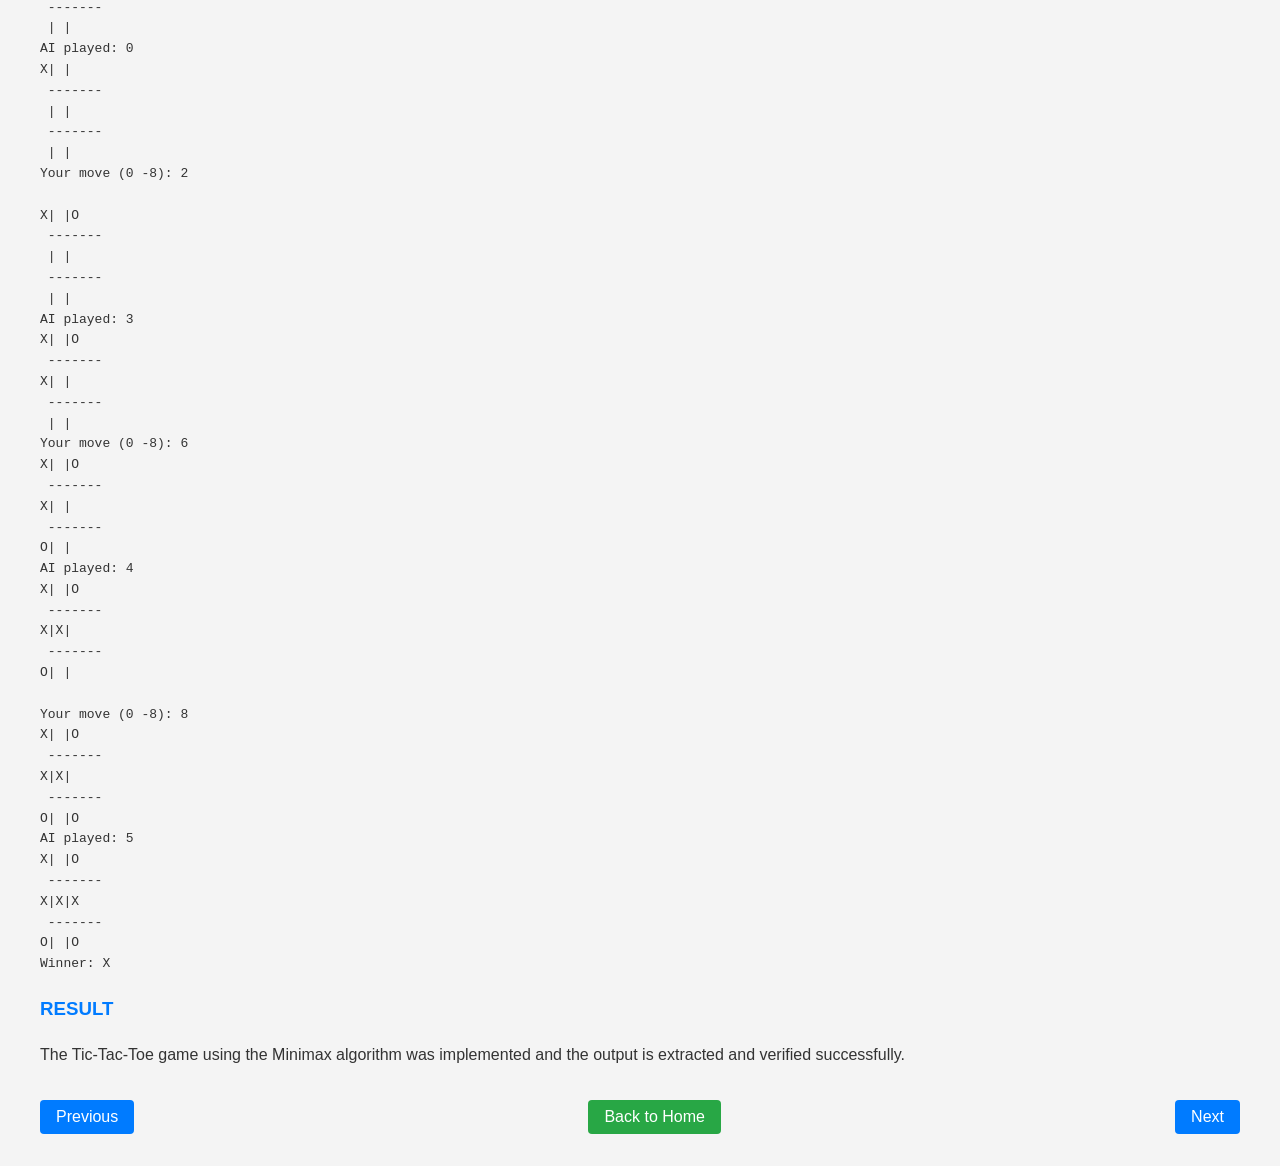
<file: exp2.html>
<!doctype html>
<html lang="en">
  <head>
    <meta charset="UTF-8" />
    <meta name="viewport" content="width=device-width, initial-scale=1.0" />
    <title>
      To implement the Minimax algorithm with Alpha-Beta pruning for the
      Tic-Tac-Toe game
    </title>
    <link rel="stylesheet" href="style.css" />
  </head>
  <body>
    <header>
      <h1>
        To implement the Minimax algorithm with Alpha-Beta pruning for the
        Tic-Tac-Toe game
      </h1>
    </header>
    <main>
      <div class="experiment-content">
        <h2>AIM</h2>
        <p>
          To implement the Minimax algorithm for the Tic-Tac-Toe game using
          Python in order to determine the optimal move for the AI player.
        </p>
        <h3>ALGORITHM</h3>
        <ol>
          <li>Initialize a 3×3 Tic-Tac-Toe board with empty positions.</li>
          <li>Define all possible winning combinations for the game board.</li>
          <li>
            Check whether a player has won or if the board is full to identify
            terminal states.
          </li>
          <li>
            Implement the Minimax function to evaluate board positions
            recursively.
          </li>
          <li>
            Assign scores to terminal states: +1 for AI win, −1 for human win,
            and 0 for draw.
          </li>
          <li>
            Maximize the score for the AI player and minimize the score for the
            human player.
          </li>
          <li>
            Select the move that yields the best Minimax score for the AI.
          </li>
          <li>Repeat the process until the game ends with a win or a draw.</li>
        </ol>
        <h3>SOURCE CODE</h3>
        <button class="copy-btn" onclick="copyCode(this)">Copy Code</button>
        <pre><code>#%%
# Initialize board
board = [' '] * 9

# Print board
def print_board():
    for i in range(3):
        print("|".join(board[i*3:(i+1)*3]))
        if i < 2:
            print("-----")
    print()

# Check winner
def check_winner(b):
    wins = [(0,1,2),(3,4,5),(6,7,8),
            (0,3,6),(1,4,7),(2,5,8),
            (0,4,8),(2,4,6)]
    for a,b1,c in wins:
        if b[a] == b[b1] == b[c] and b[a] != ' ':
            return b[a]
    return None

# Check draw
def is_full(b):
    return ' ' not in b

# Minimax function
def minimax(b, is_max):
    winner = check_winner(b)

    if winner == 'X':
        return 1
    elif winner == 'O':
        return -1
    elif is_full(b):
        return 0

    if is_max:  # AI turn
        best = -999
        for i in range(9):
            if b[i] == ' ':
                b[i] = 'X'
                score = minimax(b, False)
                b[i] = ' '
                best = max(best, score)
        return best
    else:  # Human turn
        best = 999
        for i in range(9):
            if b[i] == ' ':
                b[i] = 'O'
                score = minimax(b, True)
                b[i] = ' '
                best = min(best, score)
        return best

# AI move
def ai_move():
    best_score = -999
    move = -1

    for i in range(9):
        if board[i] == ' ':
            board[i] = 'X'
            score = minimax(board, False)
            board[i] = ' '
            if score > best_score:
                best_score = score
                move = i

    return move

# Game start
print("TIC-TAC-TOE (MINIMAX)")
print("AI = X | Human = O")
print("Positions:\n0 1 2\n3 4 5\n6 7 8\n")

print_board()

while True:
    # AI move
    m = ai_move()
    board[m] = 'X'
    print("AI played:", m)
    print_board()

    if check_winner(board):
        print("Winner:", check_winner(board))
        break
    if is_full(board):
        print("Draw")
        break

    # Human move
    pos = int(input("Enter your move (0-8): "))
    if board[pos] != ' ':
        print("Invalid move")
        continue

    board[pos] = 'O'
    print_board()

    if check_winner(board):
        print("Winner:", check_winner(board))
        break
    if is_full(board):
        print("Draw")
        break
#%%
</code></pre>
        <h3>OUTPUT</h3>
        <pre>
TIC-TAC-TOE using MINIMAX
AI = X | Human = O
Positions:
0 1 2
3 4 5
6 7 8
 | |
 -------
 | |
 -------
 | |
AI played: 0
X| |
 -------
 | |
 -------
 | |
Your move (0 -8): 2

X| |O
 -------
 | |
 -------
 | |
AI played: 3
X| |O
 -------
X| |
 -------
 | |
Your move (0 -8): 6
X| |O
 -------
X| |
 -------
O| |
AI played: 4
X| |O
 -------
X|X|
 -------
O| |

Your move (0 -8): 8
X| |O
 -------
X|X|
 -------
O| |O
AI played: 5
X| |O
 -------
X|X|X
 -------
O| |O
Winner: X</pre
        >
        <h3>RESULT</h3>
        <p>
          The Tic-Tac-Toe game using the Minimax algorithm was implemented and
          the output is extracted and verified successfully.
        </p>
      </div>
      <nav class="navigation">
        <a href="exp1.html">Previous</a>
        <a href="index.html" class="back-button">Back to Home</a>
        <a href="exp3.html">Next</a>
      </nav>
    </main>
  </body>
</html>
</file>
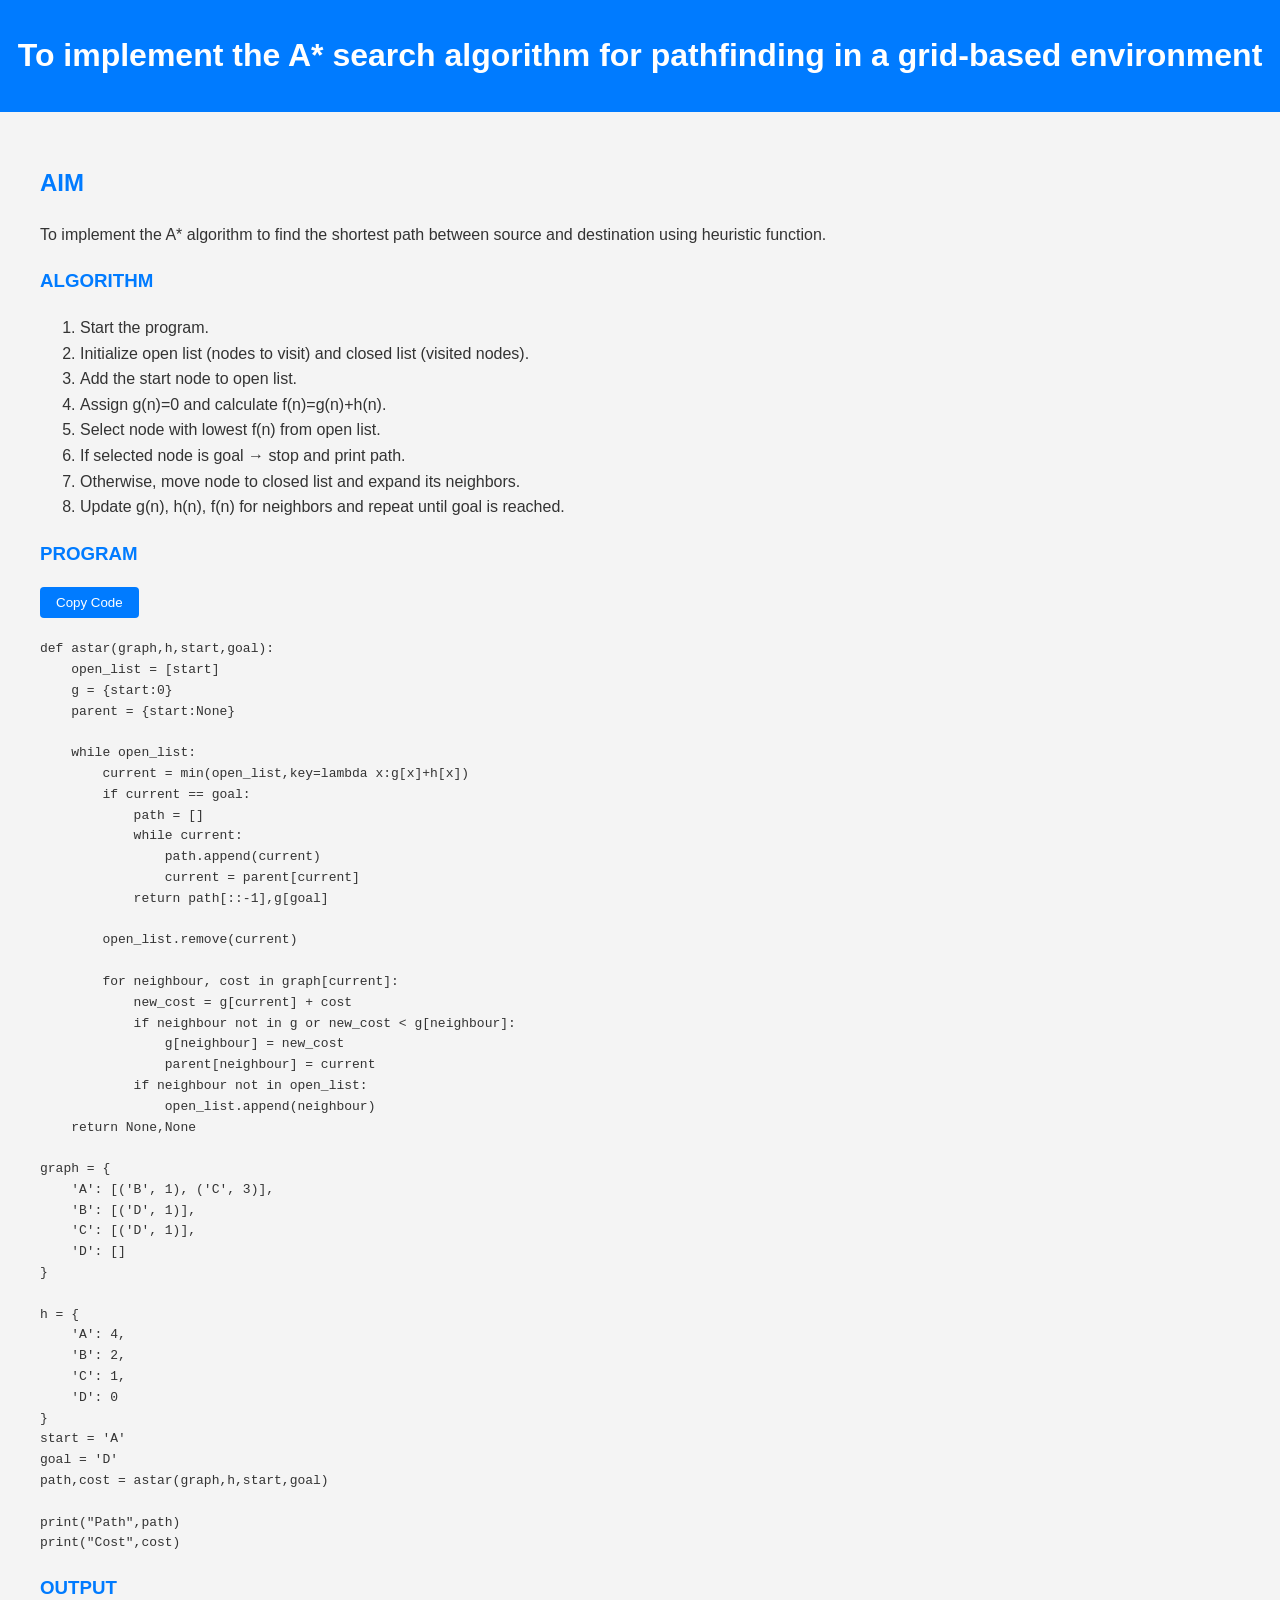
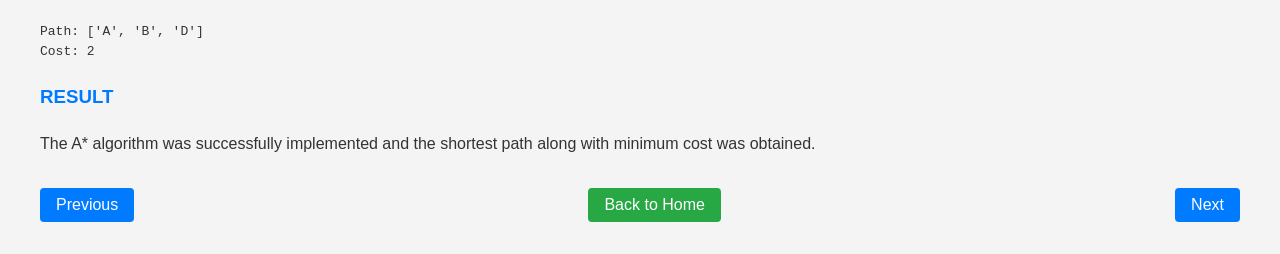
<file: exp3.html>
<!doctype html>
<html lang="en">
  <head>
    <meta charset="UTF-8" />
    <meta name="viewport" content="width=device-width, initial-scale=1.0" />
    <title>
      To implement the A* search algorithm for pathfinding in a grid-based
      environment
    </title>
    <link rel="stylesheet" href="style.css" />
  </head>
  <body>
    <header>
      <h1>
        To implement the A* search algorithm for pathfinding in a grid-based
        environment
      </h1>
    </header>
    <main>
      <div class="experiment-content">
        <h2>AIM</h2>
        <p>
          To implement the A* algorithm to find the shortest path between source
          and destination using heuristic function.
        </p>
        <h3>ALGORITHM</h3>
        <ol>
          <li>Start the program.</li>
          <li>
            Initialize open list (nodes to visit) and closed list (visited
            nodes).
          </li>
          <li>Add the start node to open list.</li>
          <li>Assign g(n)=0 and calculate f(n)=g(n)+h(n).</li>
          <li>Select node with lowest f(n) from open list.</li>
          <li>If selected node is goal → stop and print path.</li>
          <li>Otherwise, move node to closed list and expand its neighbors.</li>
          <li>
            Update g(n), h(n), f(n) for neighbors and repeat until goal is
            reached.
          </li>
        </ol>
        <h3>PROGRAM</h3>
        <button class="copy-btn" onclick="copyCode(this)">Copy Code</button>
        <pre><code>def astar(graph,h,start,goal):
    open_list = [start]
    g = {start:0}
    parent = {start:None}

    while open_list:
        current = min(open_list,key=lambda x:g[x]+h[x])
        if current == goal:
            path = []
            while current:
                path.append(current)
                current = parent[current]
            return path[::-1],g[goal]

        open_list.remove(current)

        for neighbour, cost in graph[current]:
            new_cost = g[current] + cost
            if neighbour not in g or new_cost < g[neighbour]:
                g[neighbour] = new_cost
                parent[neighbour] = current
            if neighbour not in open_list:
                open_list.append(neighbour)
    return None,None

graph = {
    'A': [('B', 1), ('C', 3)],
    'B': [('D', 1)],
    'C': [('D', 1)],
    'D': []
}

h = {
    'A': 4,
    'B': 2,
    'C': 1,
    'D': 0
}
start = 'A'
goal = 'D'
path,cost = astar(graph,h,start,goal)

print("Path",path)
print("Cost",cost)</code></pre>
        <h3>OUTPUT</h3>
        <pre>
Path: ['A', 'B', 'D']
Cost: 2</pre
        >
        <h3>RESULT</h3>
        <p>
          The A* algorithm was successfully implemented and the shortest path
          along with minimum cost was obtained.
        </p>
      </div>
      <nav class="navigation">
        <a href="exp2.html">Previous</a>
        <a href="index.html" class="back-button">Back to Home</a>
        <a href="exp4.html">Next</a>
      </nav>
    </main>
  </body>
</html>
</file>
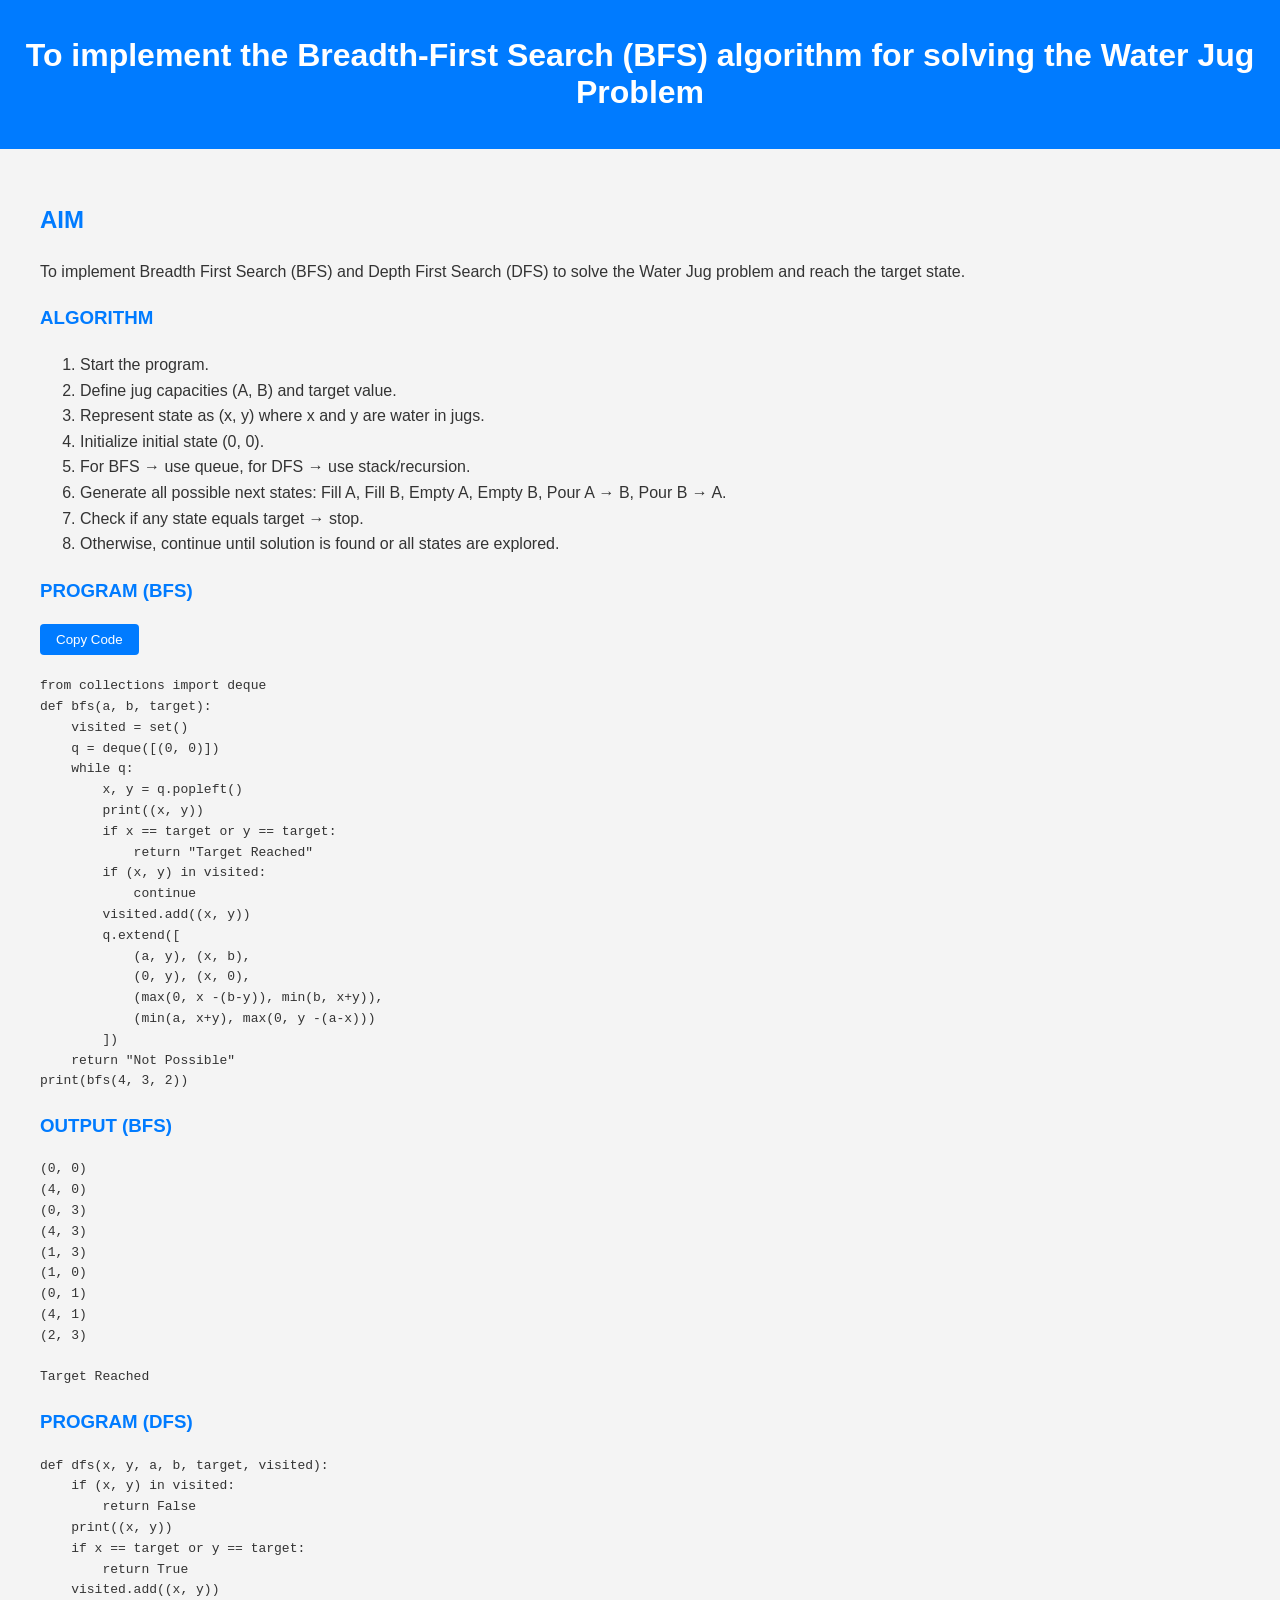
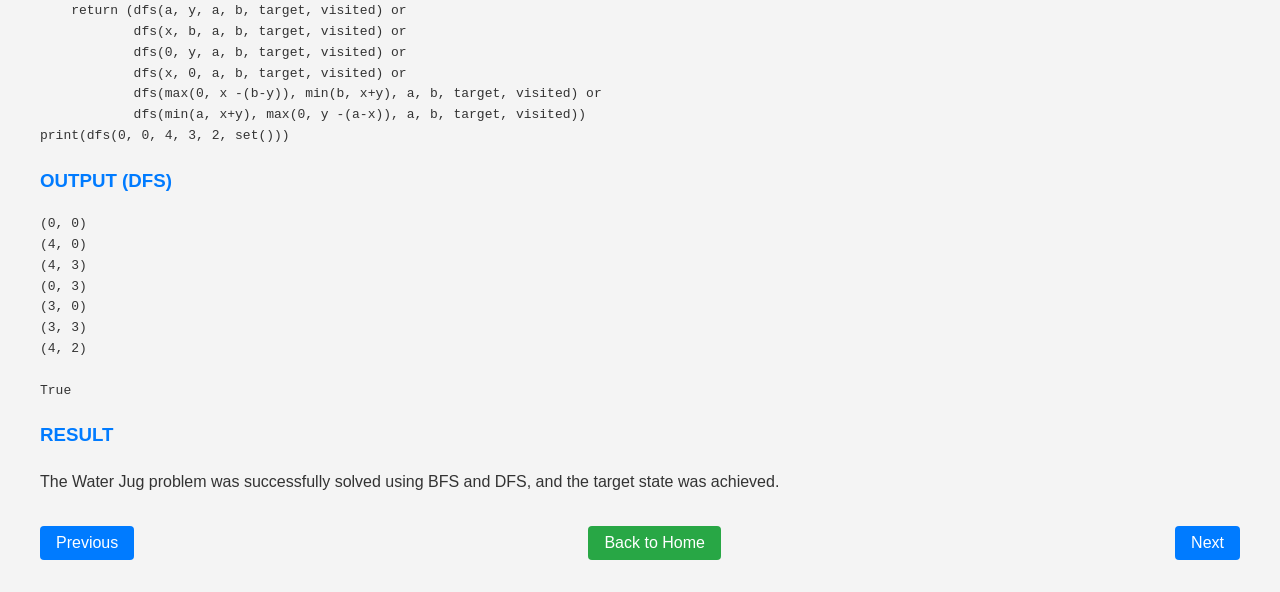
<file: exp4.html>
<!doctype html>
<html lang="en">
  <head>
    <meta charset="UTF-8" />
    <meta name="viewport" content="width=device-width, initial-scale=1.0" />
    <title>
      To implement the Breadth-First Search (BFS) algorithm for solving the
      Water Jug Problem
    </title>
    <link rel="stylesheet" href="style.css" />
  </head>
  <body>
    <header>
      <h1>
        To implement the Breadth-First Search (BFS) algorithm for solving the
        Water Jug Problem
      </h1>
    </header>
    <main>
      <div class="experiment-content">
        <h2>AIM</h2>
        <p>
          To implement Breadth First Search (BFS) and Depth First Search (DFS)
          to solve the Water Jug problem and reach the target state.
        </p>
        <h3>ALGORITHM</h3>
        <ol>
          <li>Start the program.</li>
          <li>Define jug capacities (A, B) and target value.</li>
          <li>Represent state as (x, y) where x and y are water in jugs.</li>
          <li>Initialize initial state (0, 0).</li>
          <li>For BFS → use queue, for DFS → use stack/recursion.</li>
          <li>
            Generate all possible next states: Fill A, Fill B, Empty A, Empty B,
            Pour A → B, Pour B → A.
          </li>
          <li>Check if any state equals target → stop.</li>
          <li>
            Otherwise, continue until solution is found or all states are
            explored.
          </li>
        </ol>
        <h3>PROGRAM (BFS)</h3>
        <button class="copy-btn" onclick="copyCode(this)">Copy Code</button>
        <pre><code>from collections import deque
def bfs(a, b, target):
    visited = set()
    q = deque([(0, 0)])
    while q:
        x, y = q.popleft()
        print((x, y))
        if x == target or y == target:
            return "Target Reached"
        if (x, y) in visited:
            continue
        visited.add((x, y))
        q.extend([
            (a, y), (x, b),
            (0, y), (x, 0),
            (max(0, x -(b-y)), min(b, x+y)),
            (min(a, x+y), max(0, y -(a-x)))
        ])
    return "Not Possible"
print(bfs(4, 3, 2))</code></pre>
        <h3>OUTPUT (BFS)</h3>
        <pre>
(0, 0)
(4, 0)
(0, 3)
(4, 3)
(1, 3)
(1, 0)
(0, 1)
(4, 1)
(2, 3)

Target Reached</pre
        >
        <h3>PROGRAM (DFS)</h3>
        <pre><code>def dfs(x, y, a, b, target, visited):
    if (x, y) in visited:
        return False
    print((x, y))
    if x == target or y == target:
        return True
    visited.add((x, y))
    return (dfs(a, y, a, b, target, visited) or
            dfs(x, b, a, b, target, visited) or
            dfs(0, y, a, b, target, visited) or
            dfs(x, 0, a, b, target, visited) or
            dfs(max(0, x -(b-y)), min(b, x+y), a, b, target, visited) or
            dfs(min(a, x+y), max(0, y -(a-x)), a, b, target, visited))
print(dfs(0, 0, 4, 3, 2, set()))</code></pre>
        <h3>OUTPUT (DFS)</h3>
        <pre>
(0, 0)
(4, 0)
(4, 3)
(0, 3)
(3, 0)
(3, 3)
(4, 2)

True</pre
        >
        <h3>RESULT</h3>
        <p>
          The Water Jug problem was successfully solved using BFS and DFS, and
          the target state was achieved.
        </p>
      </div>
      <nav class="navigation">
        <a href="exp3.html">Previous</a>
        <a href="index.html" class="back-button">Back to Home</a>
        <a href="exp5.html">Next</a>
      </nav>
    </main>
  </body>
</html>
</file>
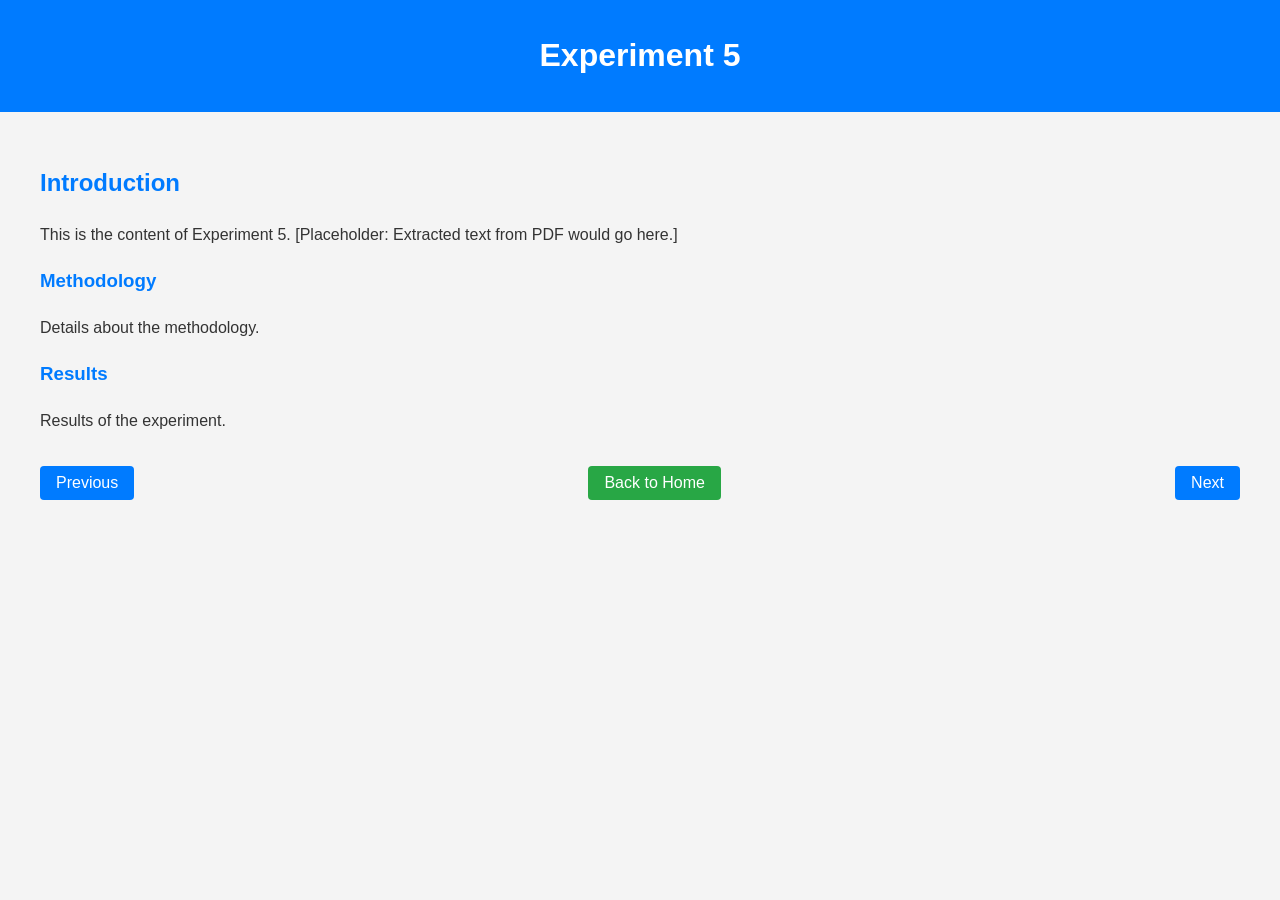
<file: exp5.html>
<!doctype html>
<html lang="en">
  <head>
    <meta charset="UTF-8" />
    <meta name="viewport" content="width=device-width, initial-scale=1.0" />
    <title>Experiment 5</title>
    <link rel="stylesheet" href="style.css" />
  </head>
  <body>
    <header>
      <h1>Experiment 5</h1>
    </header>
    <main>
      <div class="experiment-content">
        <h2>Introduction</h2>
        <p>
          This is the content of Experiment 5. [Placeholder: Extracted text from
          PDF would go here.]
        </p>
        <h3>Methodology</h3>
        <p>Details about the methodology.</p>
        <h3>Results</h3>
        <p>Results of the experiment.</p>
      </div>
      <nav class="navigation">
        <a href="exp4.html">Previous</a>
        <a href="index.html" class="back-button">Back to Home</a>
        <a href="exp6.html">Next</a>
      </nav>
    </main>
  </body>
</html>
</file>
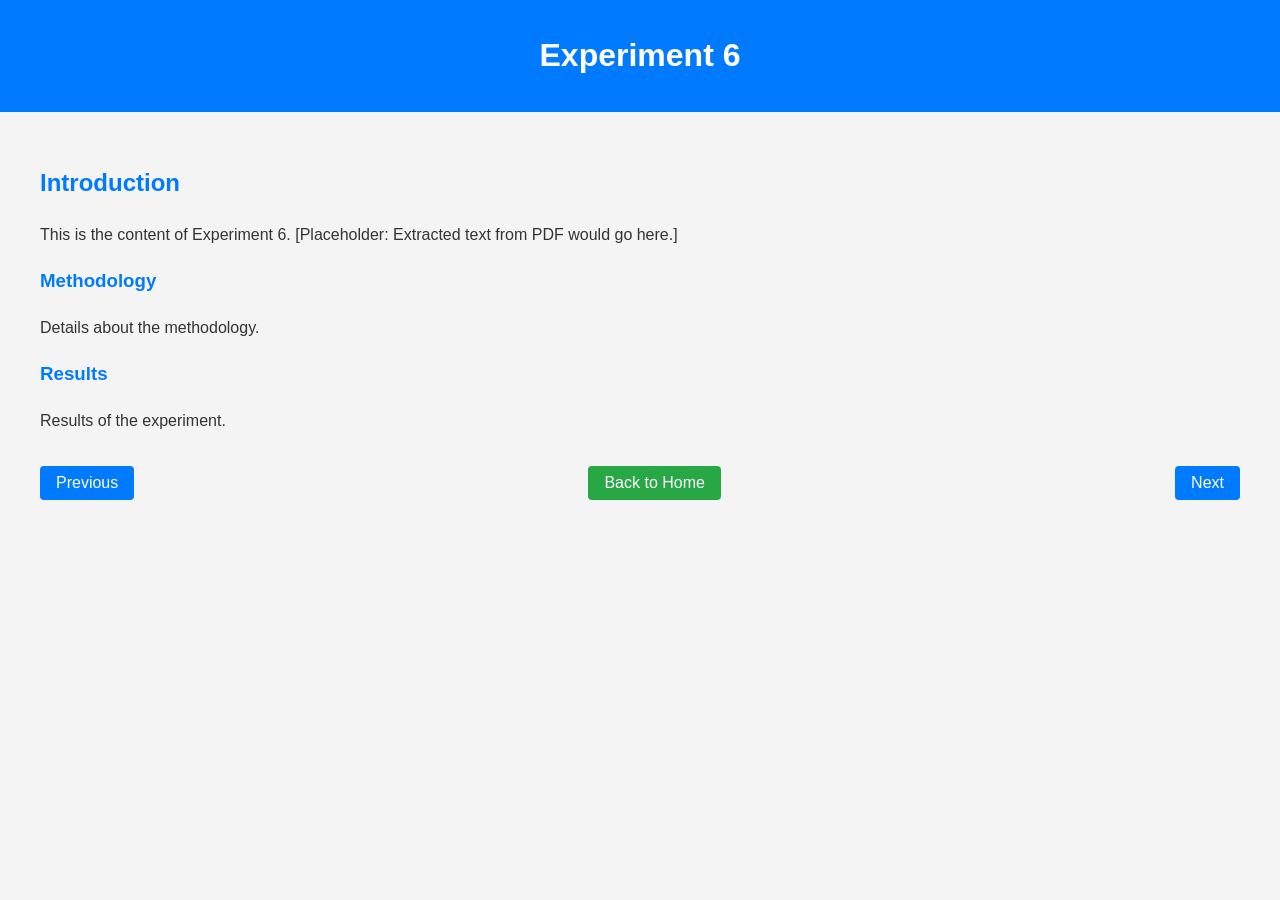
<file: exp6.html>
<!doctype html>
<html lang="en">
  <head>
    <meta charset="UTF-8" />
    <meta name="viewport" content="width=device-width, initial-scale=1.0" />
    <title>Experiment 6</title>
    <link rel="stylesheet" href="style.css" />
  </head>
  <body>
    <header>
      <h1>Experiment 6</h1>
    </header>
    <main>
      <div class="experiment-content">
        <h2>Introduction</h2>
        <p>
          This is the content of Experiment 6. [Placeholder: Extracted text from
          PDF would go here.]
        </p>
        <h3>Methodology</h3>
        <p>Details about the methodology.</p>
        <h3>Results</h3>
        <p>Results of the experiment.</p>
      </div>
      <nav class="navigation">
        <a href="exp5.html">Previous</a>
        <a href="index.html" class="back-button">Back to Home</a>
        <a href="exp7.html">Next</a>
      </nav>
    </main>
  </body>
</html>
</file>
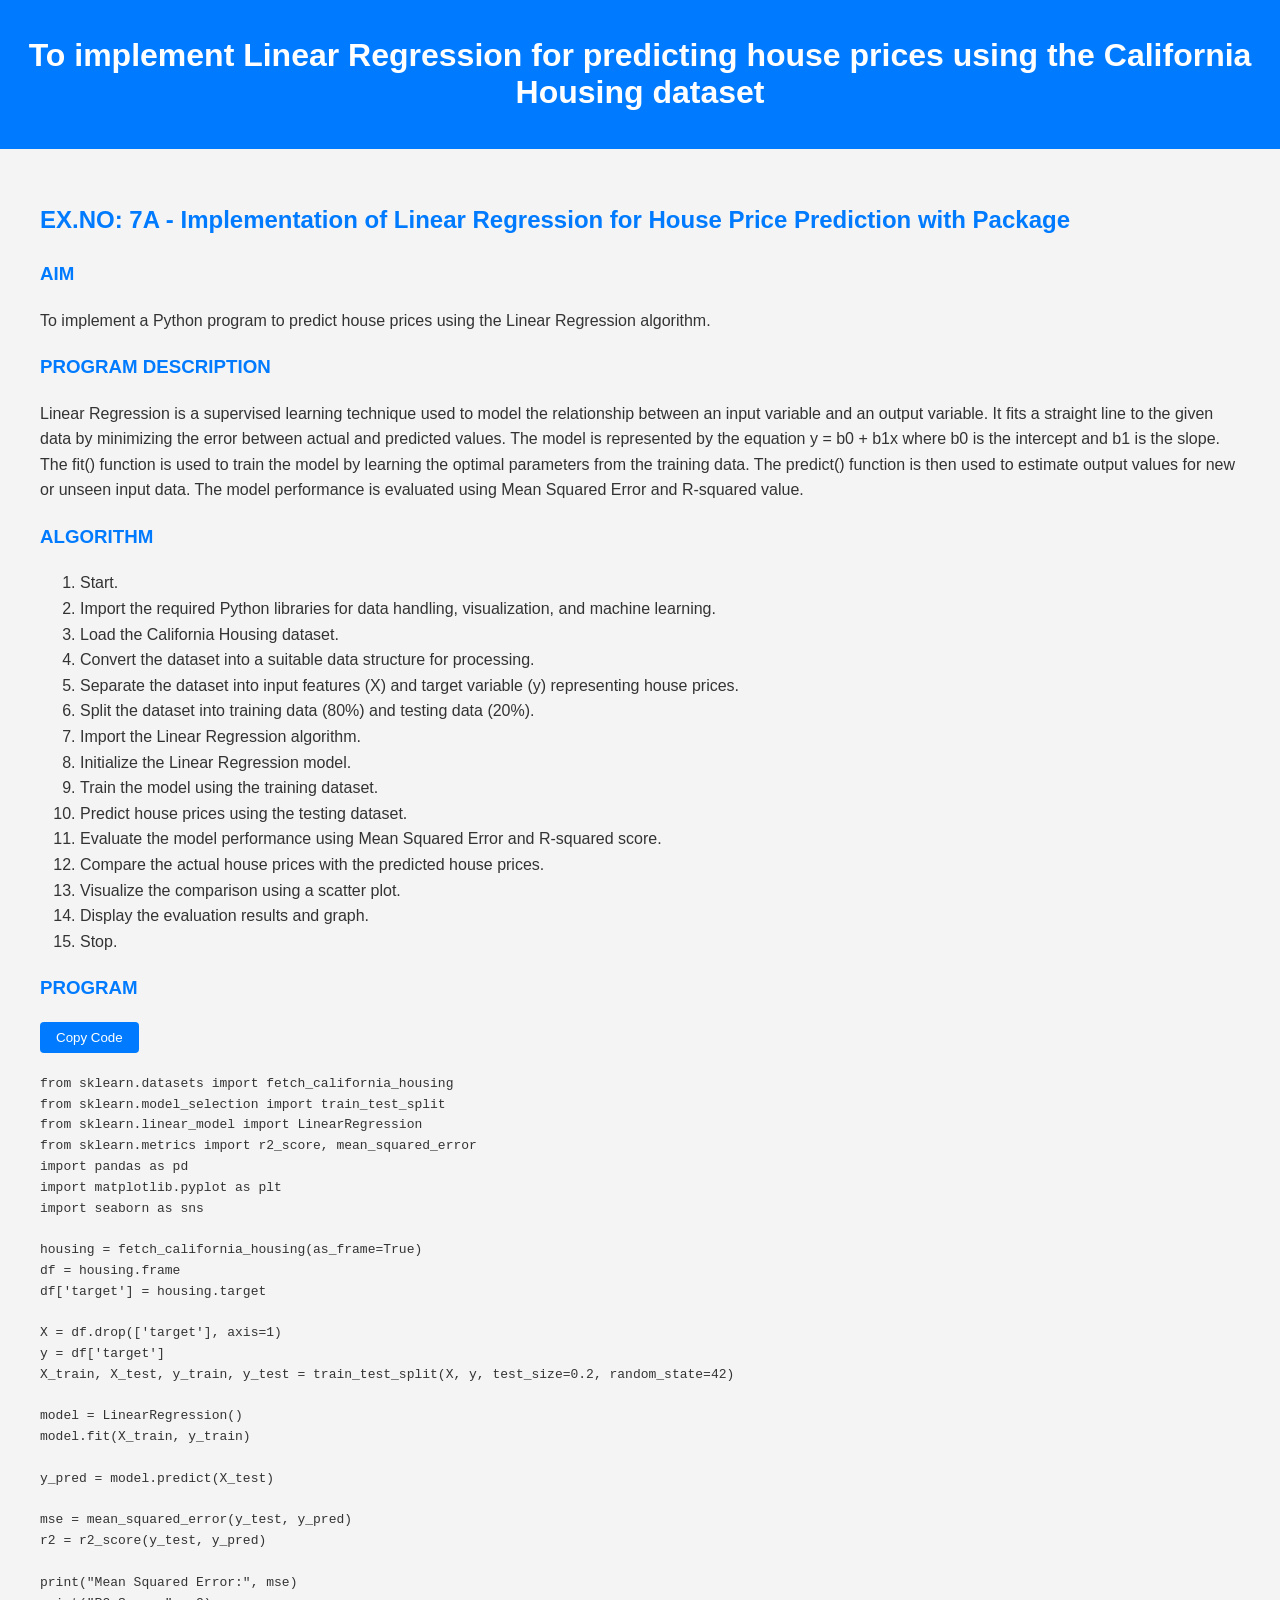
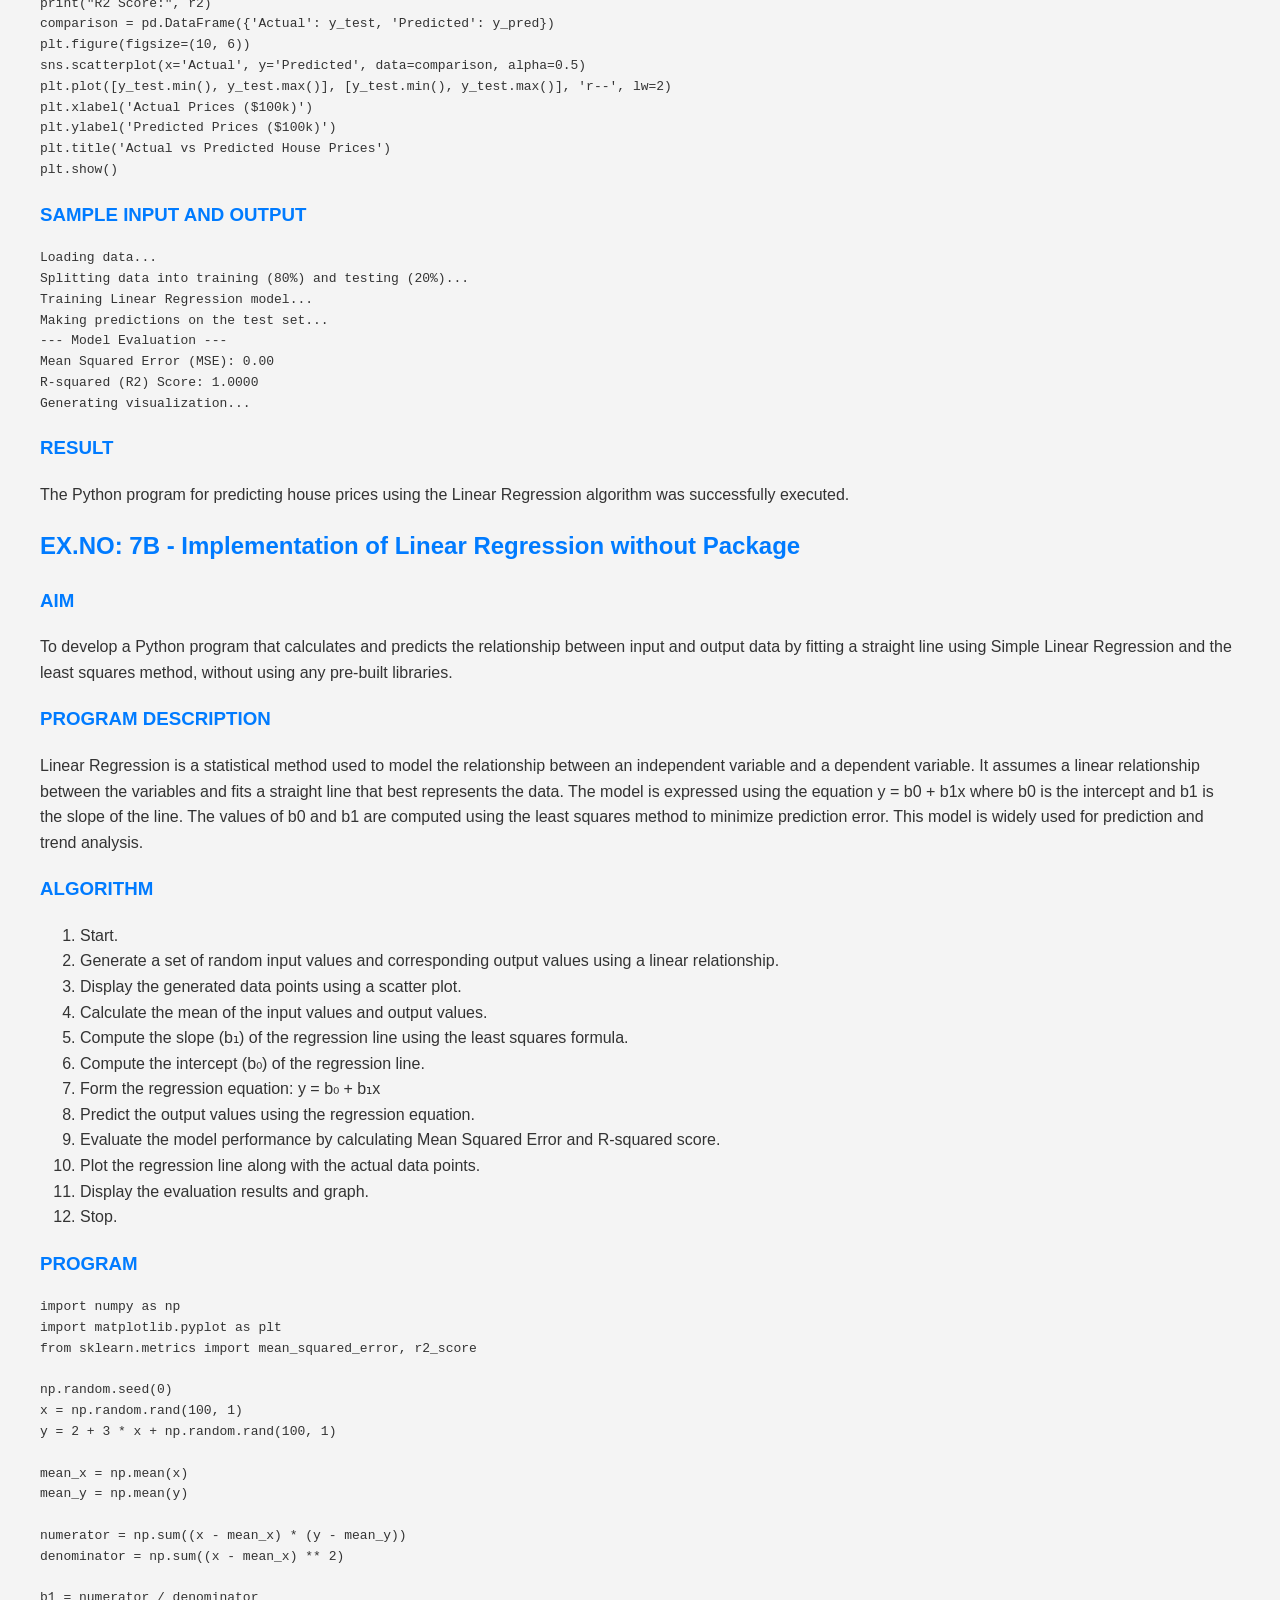
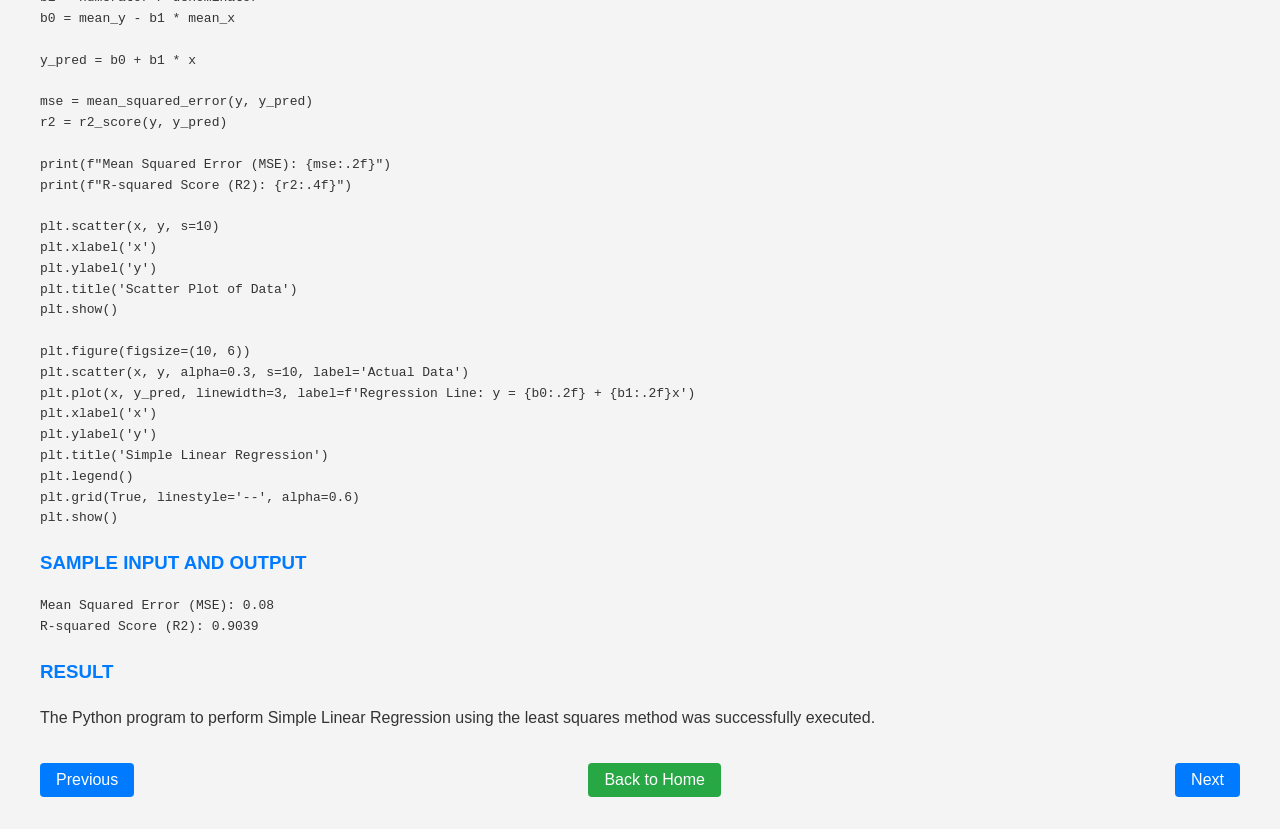
<file: exp7.html>
<!doctype html>
<html lang="en">
  <head>
    <meta charset="UTF-8" />
    <meta name="viewport" content="width=device-width, initial-scale=1.0" />
    <title>
      To implement Linear Regression for predicting house prices using the
      California Housing dataset
    </title>
    <link rel="stylesheet" href="style.css" />
  </head>
  <body>
    <header>
      <h1>
        To implement Linear Regression for predicting house prices using the
        California Housing dataset
      </h1>
    </header>
    <main>
      <div class="experiment-content">
        <h2>
          EX.NO: 7A - Implementation of Linear Regression for House Price
          Prediction with Package
        </h2>
        <h3>AIM</h3>
        <p>
          To implement a Python program to predict house prices using the Linear
          Regression algorithm.
        </p>
        <h3>PROGRAM DESCRIPTION</h3>
        <p>
          Linear Regression is a supervised learning technique used to model the
          relationship between an input variable and an output variable. It fits
          a straight line to the given data by minimizing the error between
          actual and predicted values. The model is represented by the equation
          y = b0 + b1x where b0 is the intercept and b1 is the slope. The fit()
          function is used to train the model by learning the optimal parameters
          from the training data. The predict() function is then used to
          estimate output values for new or unseen input data. The model
          performance is evaluated using Mean Squared Error and R-squared value.
        </p>
        <h3>ALGORITHM</h3>
        <ol>
          <li>Start.</li>
          <li>
            Import the required Python libraries for data handling,
            visualization, and machine learning.
          </li>
          <li>Load the California Housing dataset.</li>
          <li>
            Convert the dataset into a suitable data structure for processing.
          </li>
          <li>
            Separate the dataset into input features (X) and target variable (y)
            representing house prices.
          </li>
          <li>
            Split the dataset into training data (80%) and testing data (20%).
          </li>
          <li>Import the Linear Regression algorithm.</li>
          <li>Initialize the Linear Regression model.</li>
          <li>Train the model using the training dataset.</li>
          <li>Predict house prices using the testing dataset.</li>
          <li>
            Evaluate the model performance using Mean Squared Error and
            R-squared score.
          </li>
          <li>
            Compare the actual house prices with the predicted house prices.
          </li>
          <li>Visualize the comparison using a scatter plot.</li>
          <li>Display the evaluation results and graph.</li>
          <li>Stop.</li>
        </ol>
        <h3>PROGRAM</h3>
        <button class="copy-btn" onclick="copyCode(this)">Copy Code</button>
        <pre><code>from sklearn.datasets import fetch_california_housing
from sklearn.model_selection import train_test_split
from sklearn.linear_model import LinearRegression
from sklearn.metrics import r2_score, mean_squared_error
import pandas as pd
import matplotlib.pyplot as plt
import seaborn as sns

housing = fetch_california_housing(as_frame=True)
df = housing.frame
df['target'] = housing.target

X = df.drop(['target'], axis=1)
y = df['target']
X_train, X_test, y_train, y_test = train_test_split(X, y, test_size=0.2, random_state=42)

model = LinearRegression()
model.fit(X_train, y_train)

y_pred = model.predict(X_test)

mse = mean_squared_error(y_test, y_pred)
r2 = r2_score(y_test, y_pred)

print("Mean Squared Error:", mse)
print("R2 Score:", r2)
comparison = pd.DataFrame({'Actual': y_test, 'Predicted': y_pred})
plt.figure(figsize=(10, 6))
sns.scatterplot(x='Actual', y='Predicted', data=comparison, alpha=0.5)
plt.plot([y_test.min(), y_test.max()], [y_test.min(), y_test.max()], 'r--', lw=2)
plt.xlabel('Actual Prices ($100k)')
plt.ylabel('Predicted Prices ($100k)')
plt.title('Actual vs Predicted House Prices')
plt.show()</code></pre>
        <h3>SAMPLE INPUT AND OUTPUT</h3>
        <pre>
Loading data...
Splitting data into training (80%) and testing (20%)...
Training Linear Regression model...
Making predictions on the test set...
--- Model Evaluation ---
Mean Squared Error (MSE): 0.00
R-squared (R2) Score: 1.0000
Generating visualization...</pre
        >
        <h3>RESULT</h3>
        <p>
          The Python program for predicting house prices using the Linear
          Regression algorithm was successfully executed.
        </p>

        <h2>EX.NO: 7B - Implementation of Linear Regression without Package</h2>
        <h3>AIM</h3>
        <p>
          To develop a Python program that calculates and predicts the
          relationship between input and output data by fitting a straight line
          using Simple Linear Regression and the least squares method, without
          using any pre-built libraries.
        </p>
        <h3>PROGRAM DESCRIPTION</h3>
        <p>
          Linear Regression is a statistical method used to model the
          relationship between an independent variable and a dependent variable.
          It assumes a linear relationship between the variables and fits a
          straight line that best represents the data. The model is expressed
          using the equation y = b0 + b1x where b0 is the intercept and b1 is
          the slope of the line. The values of b0 and b1 are computed using the
          least squares method to minimize prediction error. This model is
          widely used for prediction and trend analysis.
        </p>
        <h3>ALGORITHM</h3>
        <ol>
          <li>Start.</li>
          <li>
            Generate a set of random input values and corresponding output
            values using a linear relationship.
          </li>
          <li>Display the generated data points using a scatter plot.</li>
          <li>Calculate the mean of the input values and output values.</li>
          <li>
            Compute the slope (b₁) of the regression line using the least
            squares formula.
          </li>
          <li>Compute the intercept (b₀) of the regression line.</li>
          <li>Form the regression equation: y = b₀ + b₁x</li>
          <li>Predict the output values using the regression equation.</li>
          <li>
            Evaluate the model performance by calculating Mean Squared Error and
            R-squared score.
          </li>
          <li>Plot the regression line along with the actual data points.</li>
          <li>Display the evaluation results and graph.</li>
          <li>Stop.</li>
        </ol>
        <h3>PROGRAM</h3>
        <pre><code>import numpy as np
import matplotlib.pyplot as plt
from sklearn.metrics import mean_squared_error, r2_score

np.random.seed(0)
x = np.random.rand(100, 1)
y = 2 + 3 * x + np.random.rand(100, 1)

mean_x = np.mean(x)
mean_y = np.mean(y)

numerator = np.sum((x - mean_x) * (y - mean_y))
denominator = np.sum((x - mean_x) ** 2)

b1 = numerator / denominator
b0 = mean_y - b1 * mean_x

y_pred = b0 + b1 * x

mse = mean_squared_error(y, y_pred)
r2 = r2_score(y, y_pred)

print(f"Mean Squared Error (MSE): {mse:.2f}")
print(f"R-squared Score (R2): {r2:.4f}")

plt.scatter(x, y, s=10)
plt.xlabel('x')
plt.ylabel('y')
plt.title('Scatter Plot of Data')
plt.show()

plt.figure(figsize=(10, 6))
plt.scatter(x, y, alpha=0.3, s=10, label='Actual Data')
plt.plot(x, y_pred, linewidth=3, label=f'Regression Line: y = {b0:.2f} + {b1:.2f}x')
plt.xlabel('x')
plt.ylabel('y')
plt.title('Simple Linear Regression')
plt.legend()
plt.grid(True, linestyle='--', alpha=0.6)
plt.show()</code></pre>
        <h3>SAMPLE INPUT AND OUTPUT</h3>
        <pre>
Mean Squared Error (MSE): 0.08
R-squared Score (R2): 0.9039</pre
        >
        <h3>RESULT</h3>
        <p>
          The Python program to perform Simple Linear Regression using the least
          squares method was successfully executed.
        </p>
      </div>
      <nav class="navigation">
        <a href="exp6.html">Previous</a>
        <a href="index.html" class="back-button">Back to Home</a>
        <a href="exp8.html">Next</a>
      </nav>
    </main>
  </body>
</html>
</file>
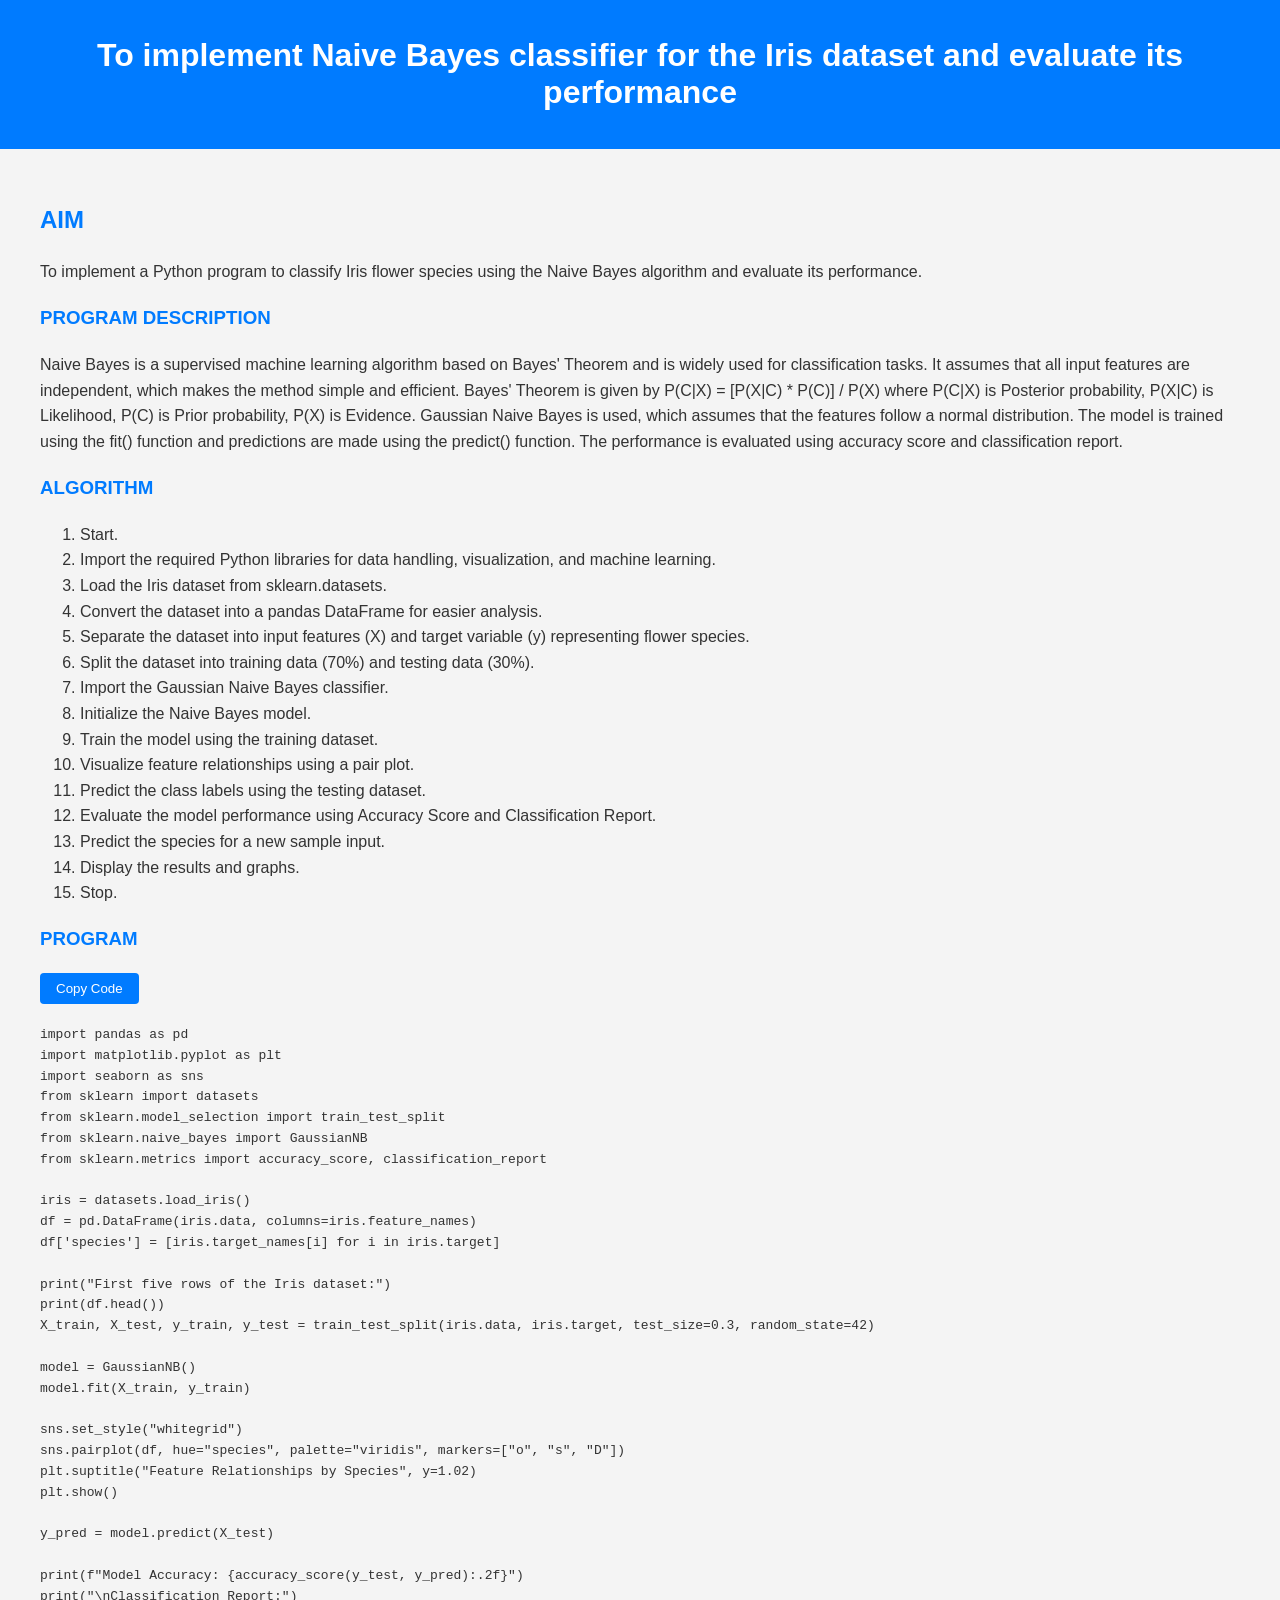
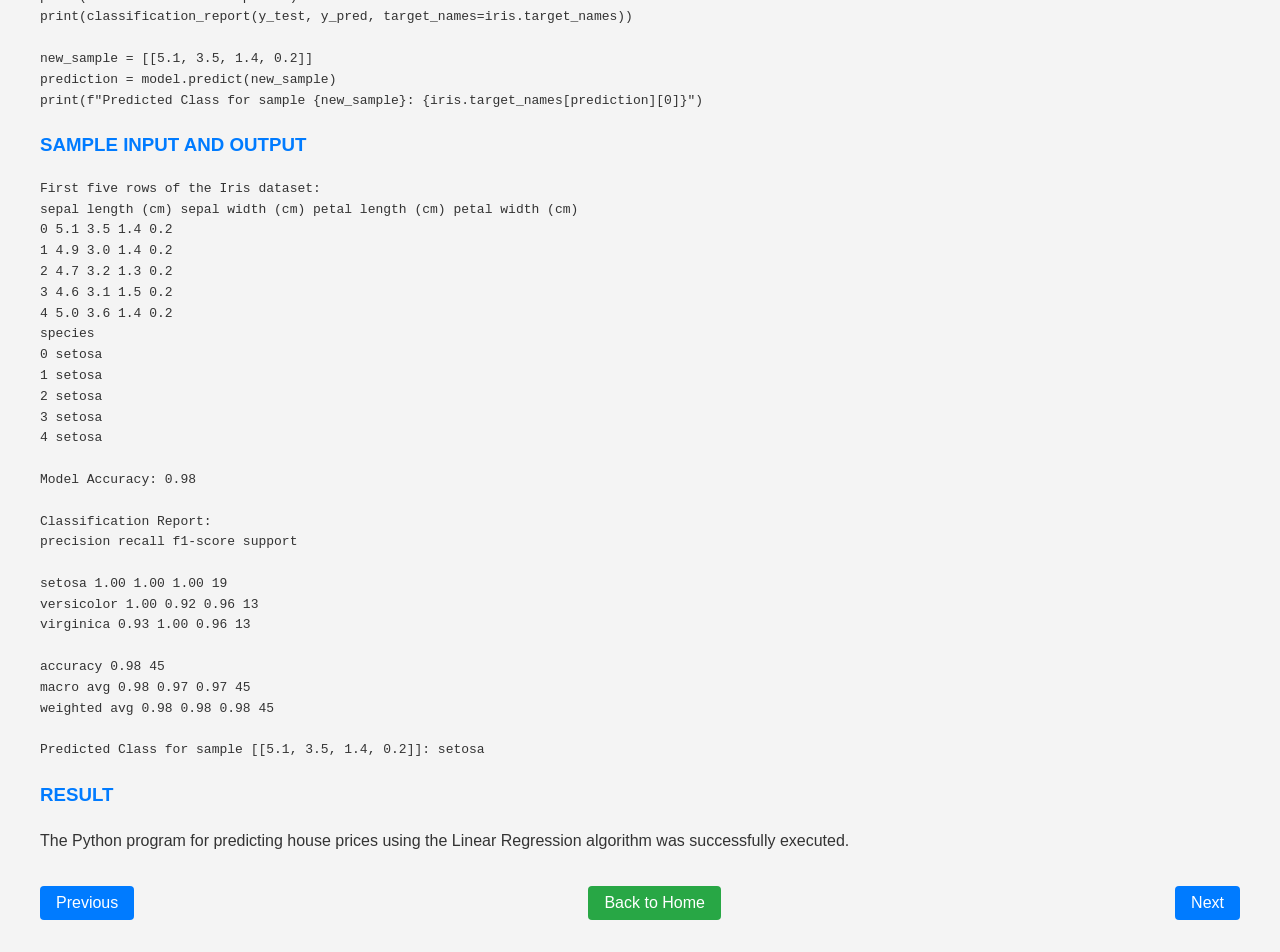
<file: exp8.html>
<!doctype html>
<html lang="en">
  <head>
    <meta charset="UTF-8" />
    <meta name="viewport" content="width=device-width, initial-scale=1.0" />
    <title>
      To implement Naive Bayes classifier for the Iris dataset and evaluate its
      performance
    </title>
    <link rel="stylesheet" href="style.css" />
  </head>
  <body>
    <header>
      <h1>
        To implement Naive Bayes classifier for the Iris dataset and evaluate
        its performance
      </h1>
    </header>
    <main>
      <div class="experiment-content">
        <h2>AIM</h2>
        <p>
          To implement a Python program to classify Iris flower species using
          the Naive Bayes algorithm and evaluate its performance.
        </p>
        <h3>PROGRAM DESCRIPTION</h3>
        <p>
          Naive Bayes is a supervised machine learning algorithm based on Bayes'
          Theorem and is widely used for classification tasks. It assumes that
          all input features are independent, which makes the method simple and
          efficient. Bayes' Theorem is given by P(C|X) = [P(X|C) * P(C)] / P(X)
          where P(C|X) is Posterior probability, P(X|C) is Likelihood, P(C) is
          Prior probability, P(X) is Evidence. Gaussian Naive Bayes is used,
          which assumes that the features follow a normal distribution. The
          model is trained using the fit() function and predictions are made
          using the predict() function. The performance is evaluated using
          accuracy score and classification report.
        </p>
        <h3>ALGORITHM</h3>
        <ol>
          <li>Start.</li>
          <li>
            Import the required Python libraries for data handling,
            visualization, and machine learning.
          </li>
          <li>Load the Iris dataset from sklearn.datasets.</li>
          <li>
            Convert the dataset into a pandas DataFrame for easier analysis.
          </li>
          <li>
            Separate the dataset into input features (X) and target variable (y)
            representing flower species.
          </li>
          <li>
            Split the dataset into training data (70%) and testing data (30%).
          </li>
          <li>Import the Gaussian Naive Bayes classifier.</li>
          <li>Initialize the Naive Bayes model.</li>
          <li>Train the model using the training dataset.</li>
          <li>Visualize feature relationships using a pair plot.</li>
          <li>Predict the class labels using the testing dataset.</li>
          <li>
            Evaluate the model performance using Accuracy Score and
            Classification Report.
          </li>
          <li>Predict the species for a new sample input.</li>
          <li>Display the results and graphs.</li>
          <li>Stop.</li>
        </ol>
        <h3>PROGRAM</h3>
        <button class="copy-btn" onclick="copyCode(this)">Copy Code</button>
        <pre><code>import pandas as pd
import matplotlib.pyplot as plt
import seaborn as sns
from sklearn import datasets
from sklearn.model_selection import train_test_split
from sklearn.naive_bayes import GaussianNB
from sklearn.metrics import accuracy_score, classification_report

iris = datasets.load_iris()
df = pd.DataFrame(iris.data, columns=iris.feature_names)
df['species'] = [iris.target_names[i] for i in iris.target]

print("First five rows of the Iris dataset:")
print(df.head())
X_train, X_test, y_train, y_test = train_test_split(iris.data, iris.target, test_size=0.3, random_state=42)

model = GaussianNB()
model.fit(X_train, y_train)

sns.set_style("whitegrid")
sns.pairplot(df, hue="species", palette="viridis", markers=["o", "s", "D"])
plt.suptitle("Feature Relationships by Species", y=1.02)
plt.show()

y_pred = model.predict(X_test)

print(f"Model Accuracy: {accuracy_score(y_test, y_pred):.2f}")
print("\nClassification Report:")
print(classification_report(y_test, y_pred, target_names=iris.target_names))

new_sample = [[5.1, 3.5, 1.4, 0.2]]
prediction = model.predict(new_sample)
print(f"Predicted Class for sample {new_sample}: {iris.target_names[prediction][0]}")</code></pre>
        <h3>SAMPLE INPUT AND OUTPUT</h3>
        <pre>
First five rows of the Iris dataset:
sepal length (cm) sepal width (cm) petal length (cm) petal width (cm)
0 5.1 3.5 1.4 0.2
1 4.9 3.0 1.4 0.2
2 4.7 3.2 1.3 0.2
3 4.6 3.1 1.5 0.2
4 5.0 3.6 1.4 0.2
species
0 setosa
1 setosa
2 setosa
3 setosa
4 setosa

Model Accuracy: 0.98

Classification Report:
precision recall f1-score support

setosa 1.00 1.00 1.00 19
versicolor 1.00 0.92 0.96 13
virginica 0.93 1.00 0.96 13

accuracy 0.98 45
macro avg 0.98 0.97 0.97 45
weighted avg 0.98 0.98 0.98 45

Predicted Class for sample [[5.1, 3.5, 1.4, 0.2]]: setosa</pre
        >
        <h3>RESULT</h3>
        <p>
          The Python program for predicting house prices using the Linear
          Regression algorithm was successfully executed.
        </p>
      </div>
      <nav class="navigation">
        <a href="exp7.html">Previous</a>
        <a href="index.html" class="back-button">Back to Home</a>
        <a href="exp9.html">Next</a>
      </nav>
    </main>
  </body>
</html>
</file>
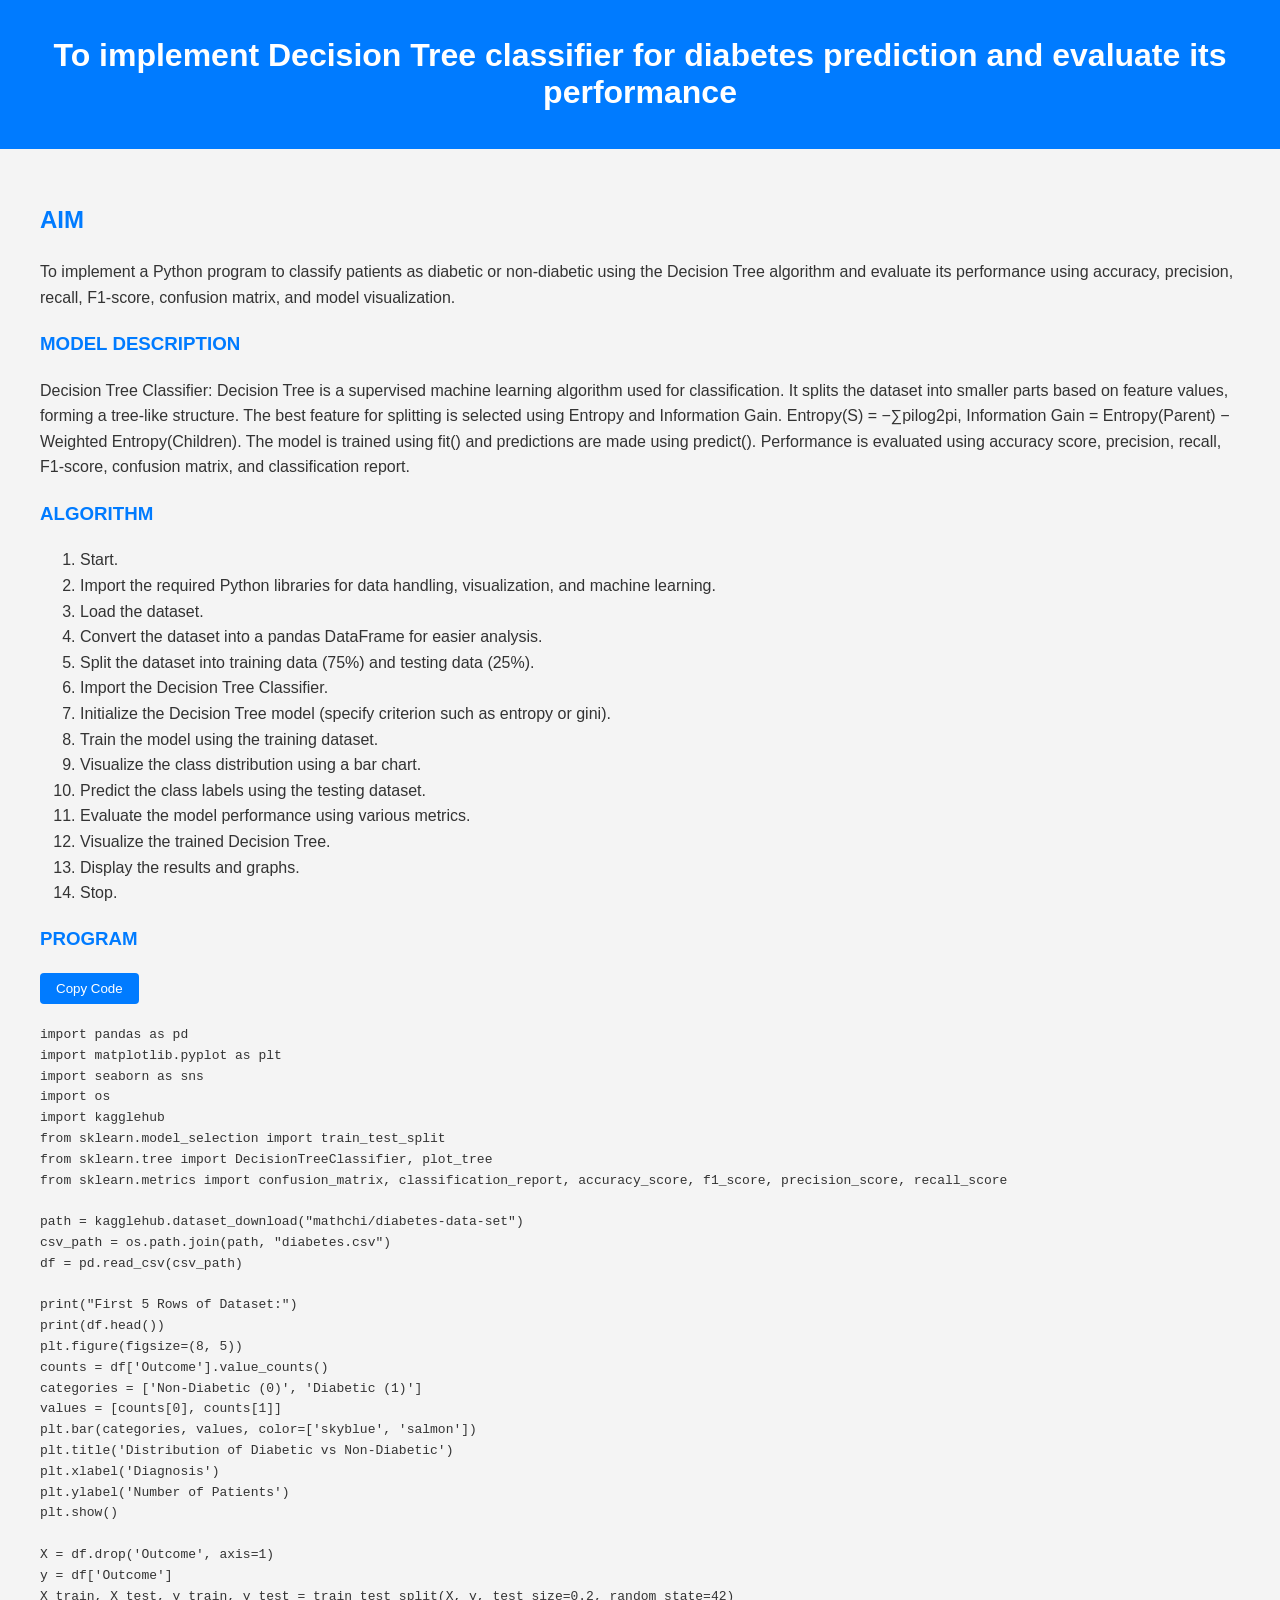
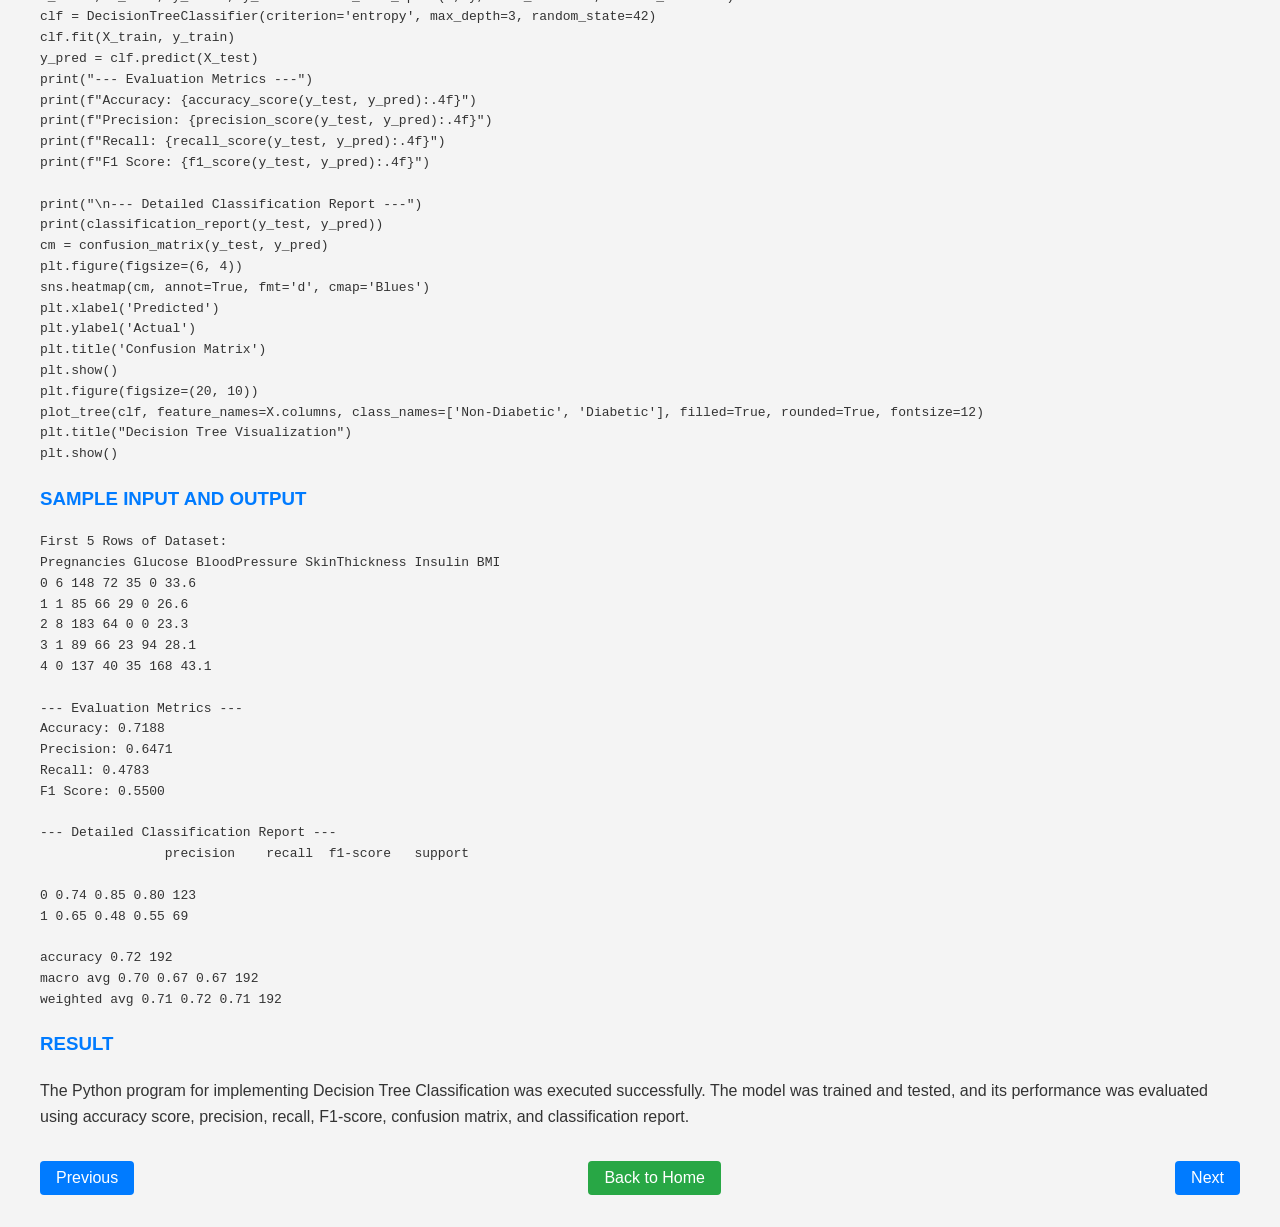
<file: exp9.html>
<!doctype html>
<html lang="en">
  <head>
    <meta charset="UTF-8" />
    <meta name="viewport" content="width=device-width, initial-scale=1.0" />
    <title>
      To implement Decision Tree classifier for diabetes prediction and evaluate
      its performance
    </title>
    <link rel="stylesheet" href="style.css" />
  </head>
  <body>
    <header>
      <h1>
        To implement Decision Tree classifier for diabetes prediction and
        evaluate its performance
      </h1>
    </header>
    <main>
      <div class="experiment-content">
        <h2>AIM</h2>
        <p>
          To implement a Python program to classify patients as diabetic or
          non-diabetic using the Decision Tree algorithm and evaluate its
          performance using accuracy, precision, recall, F1-score, confusion
          matrix, and model visualization.
        </p>
        <h3>MODEL DESCRIPTION</h3>
        <p>
          Decision Tree Classifier: Decision Tree is a supervised machine
          learning algorithm used for classification. It splits the dataset into
          smaller parts based on feature values, forming a tree-like structure.
          The best feature for splitting is selected using Entropy and
          Information Gain. Entropy(S) = −∑pilog2pi, Information Gain =
          Entropy(Parent) − Weighted Entropy(Children). The model is trained
          using fit() and predictions are made using predict(). Performance is
          evaluated using accuracy score, precision, recall, F1-score, confusion
          matrix, and classification report.
        </p>
        <h3>ALGORITHM</h3>
        <ol>
          <li>Start.</li>
          <li>
            Import the required Python libraries for data handling,
            visualization, and machine learning.
          </li>
          <li>Load the dataset.</li>
          <li>
            Convert the dataset into a pandas DataFrame for easier analysis.
          </li>
          <li>
            Split the dataset into training data (75%) and testing data (25%).
          </li>
          <li>Import the Decision Tree Classifier.</li>
          <li>
            Initialize the Decision Tree model (specify criterion such as
            entropy or gini).
          </li>
          <li>Train the model using the training dataset.</li>
          <li>Visualize the class distribution using a bar chart.</li>
          <li>Predict the class labels using the testing dataset.</li>
          <li>Evaluate the model performance using various metrics.</li>
          <li>Visualize the trained Decision Tree.</li>
          <li>Display the results and graphs.</li>
          <li>Stop.</li>
        </ol>
        <h3>PROGRAM</h3>
        <button class="copy-btn" onclick="copyCode(this)">Copy Code</button>
        <pre><code>import pandas as pd
import matplotlib.pyplot as plt
import seaborn as sns
import os
import kagglehub
from sklearn.model_selection import train_test_split
from sklearn.tree import DecisionTreeClassifier, plot_tree
from sklearn.metrics import confusion_matrix, classification_report, accuracy_score, f1_score, precision_score, recall_score

path = kagglehub.dataset_download("mathchi/diabetes-data-set")
csv_path = os.path.join(path, "diabetes.csv")
df = pd.read_csv(csv_path)

print("First 5 Rows of Dataset:")
print(df.head())
plt.figure(figsize=(8, 5))
counts = df['Outcome'].value_counts()
categories = ['Non-Diabetic (0)', 'Diabetic (1)']
values = [counts[0], counts[1]]
plt.bar(categories, values, color=['skyblue', 'salmon'])
plt.title('Distribution of Diabetic vs Non-Diabetic')
plt.xlabel('Diagnosis')
plt.ylabel('Number of Patients')
plt.show()

X = df.drop('Outcome', axis=1)
y = df['Outcome']
X_train, X_test, y_train, y_test = train_test_split(X, y, test_size=0.2, random_state=42)
clf = DecisionTreeClassifier(criterion='entropy', max_depth=3, random_state=42)
clf.fit(X_train, y_train)
y_pred = clf.predict(X_test)
print("--- Evaluation Metrics ---")
print(f"Accuracy: {accuracy_score(y_test, y_pred):.4f}")
print(f"Precision: {precision_score(y_test, y_pred):.4f}")
print(f"Recall: {recall_score(y_test, y_pred):.4f}")
print(f"F1 Score: {f1_score(y_test, y_pred):.4f}")

print("\n--- Detailed Classification Report ---")
print(classification_report(y_test, y_pred))
cm = confusion_matrix(y_test, y_pred)
plt.figure(figsize=(6, 4))
sns.heatmap(cm, annot=True, fmt='d', cmap='Blues')
plt.xlabel('Predicted')
plt.ylabel('Actual')
plt.title('Confusion Matrix')
plt.show()
plt.figure(figsize=(20, 10))
plot_tree(clf, feature_names=X.columns, class_names=['Non-Diabetic', 'Diabetic'], filled=True, rounded=True, fontsize=12)
plt.title("Decision Tree Visualization")
plt.show()</code></pre>
        <h3>SAMPLE INPUT AND OUTPUT</h3>
        <pre>
First 5 Rows of Dataset:
Pregnancies Glucose BloodPressure SkinThickness Insulin BMI
0 6 148 72 35 0 33.6
1 1 85 66 29 0 26.6
2 8 183 64 0 0 23.3
3 1 89 66 23 94 28.1
4 0 137 40 35 168 43.1

--- Evaluation Metrics ---
Accuracy: 0.7188
Precision: 0.6471
Recall: 0.4783
F1 Score: 0.5500

--- Detailed Classification Report ---
                precision    recall  f1-score   support

0 0.74 0.85 0.80 123
1 0.65 0.48 0.55 69

accuracy 0.72 192
macro avg 0.70 0.67 0.67 192
weighted avg 0.71 0.72 0.71 192</pre
        >
        <h3>RESULT</h3>
        <p>
          The Python program for implementing Decision Tree Classification was
          executed successfully. The model was trained and tested, and its
          performance was evaluated using accuracy score, precision, recall,
          F1-score, confusion matrix, and classification report.
        </p>
      </div>
      <nav class="navigation">
        <a href="exp8.html">Previous</a>
        <a href="index.html" class="back-button">Back to Home</a>
        <a href="exp10.html">Next</a>
      </nav>
    </main>
  </body>
</html>
</file>
<file: style.css>
body {
  font-family: Arial, sans-serif;
  margin: 0;
  padding: 0;
  background-color: #f4f4f4;
  color: #333;
}

header {
  background-color: #007bff;
  color: white;
  text-align: center;
  padding: 1rem;
}

main {
  max-width: 1200px;
  margin: 0 auto;
  padding: 2rem;
}

.experiments-list {
  display: grid;
  grid-template-columns: repeat(auto-fill, minmax(300px, 1fr));
  gap: 1rem;
}

.experiment-card {
  background-color: white;
  border-radius: 8px;
  box-shadow: 0 2px 4px rgba(0, 0, 0, 0.1);
  padding: 1rem;
  transition: transform 0.2s;
}

.experiment-card:hover {
  transform: translateY(-5px);
}

.experiment-card h2 {
  margin-top: 0;
}

.experiment-card a {
  text-decoration: none;
  color: #007bff;
}

.experiment-card a:hover {
  text-decoration: underline;
}

.copy-btn {
  background-color: #007bff;
  color: white;
  border: none;
  padding: 0.5rem 1rem;
  border-radius: 4px;
  cursor: pointer;
  margin-bottom: 0.5rem;
}

.copy-btn:hover {
  background-color: #0056b3;
}

.navigation {
  display: flex;
  justify-content: space-between;
  align-items: center;
  margin-top: 2rem;
}

.navigation a {
  padding: 0.5rem 1rem;
  background-color: #007bff;
  color: white;
  text-decoration: none;
  border-radius: 4px;
}

.navigation a:hover {
  background-color: #0056b3;
}

.navigation .back-button {
  background-color: #28a745;
}

.navigation .back-button:hover {
  background-color: #218838;
}

.experiment-content {
  line-height: 1.6;
}

.experiment-content h1,
.experiment-content h2,
.experiment-content h3 {
  color: #007bff;
}
</file>
